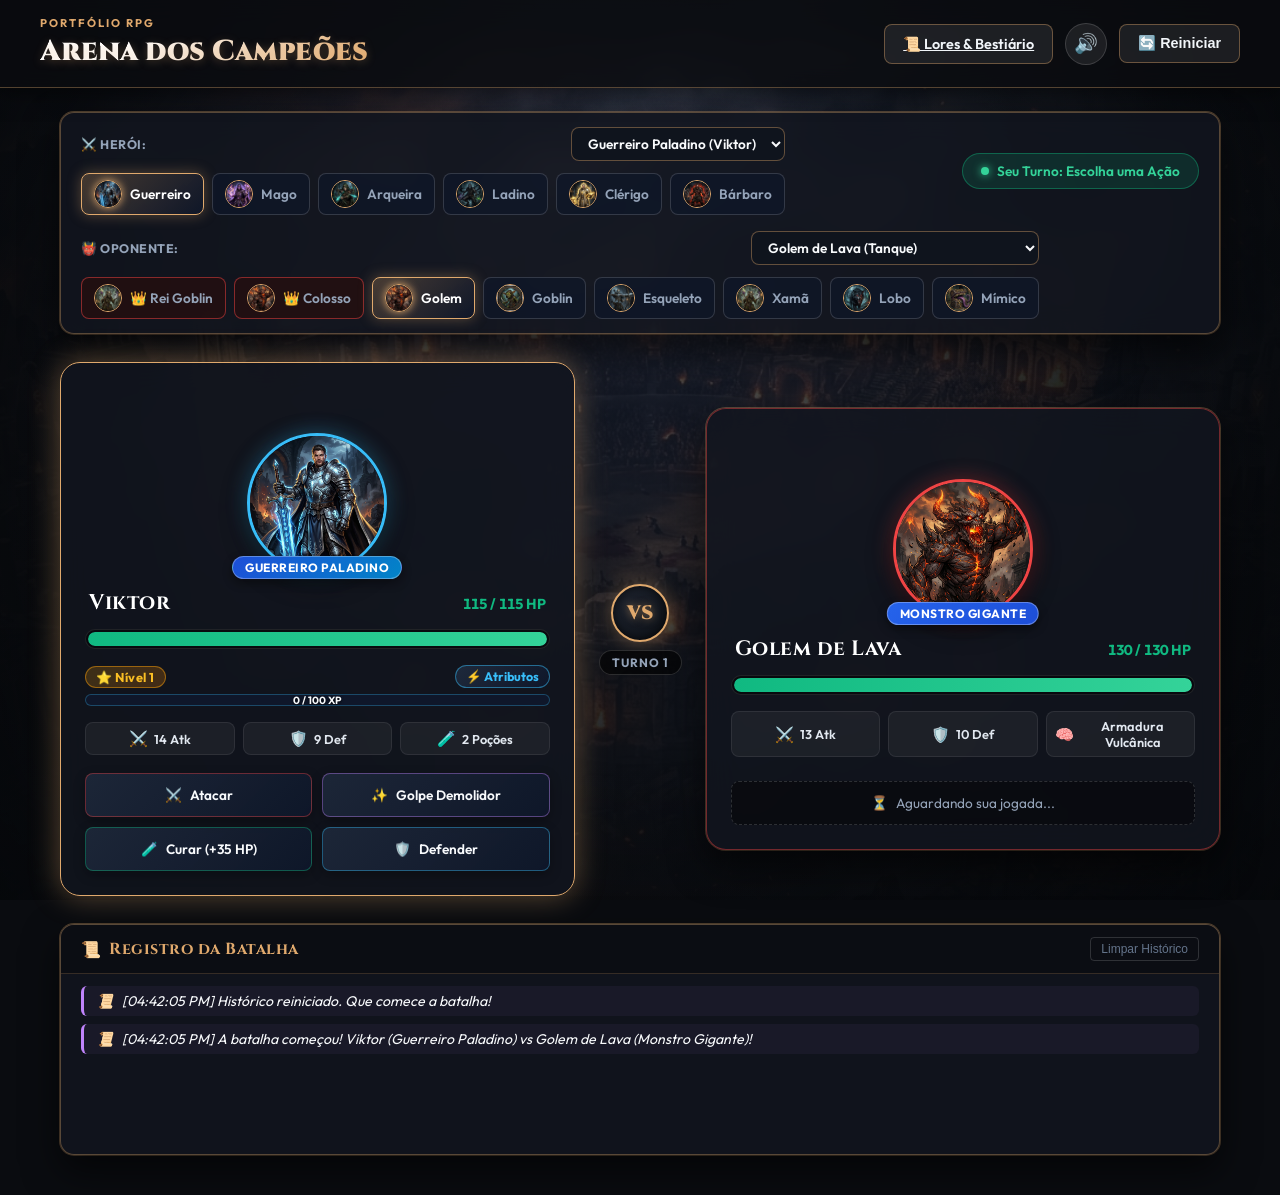
<file: index.html>
<!DOCTYPE html>
<html lang="pt-BR">

<head>
    <meta charset="UTF-8">
    <meta name="viewport" content="width=device-width, initial-scale=1.0">
    <title>RPG Battle Arena - Projeto Luta 2.0</title>
    <!-- Google Fonts: Cinzel para títulos épicos e Outfit para UI limpa -->
    <link rel="preconnect" href="https://fonts.googleapis.com">
    <link rel="preconnect" href="https://fonts.gstatic.com" crossorigin>
    <link href="https://fonts.googleapis.com/css2?family=Cinzel:wght@600;700;900&family=Outfit:wght@400;500;600;700&display=swap" rel="stylesheet">
    <link rel="stylesheet" href="assets/css/style.css">
</head>

<body>
    <div class="background-overlay"></div>

    <header class="game-header">
        <div class="header-content">
            <div class="logo-area">
                <span class="game-badge">PORTFÓLIO RPG</span>
                <h1 class="game-title">Arena dos Campeões</h1>
            </div>
            <div class="header-actions">
                <a href="lore.html" class="btn-secondary lore-nav-btn" title="Ver Histórias e Atributos de Todos os Personagens">
                    📜 Lores & Bestiário
                </a>
                <button id="soundToggle" class="btn-icon" title="Alternar Som" aria-label="Alternar Som">
                    <span class="sound-icon">🔊</span>
                </button>
                <button id="resetBattleBtn" class="btn-secondary" title="Reiniciar Partida">
                    🔄 Reiniciar
                </button>
            </div>
        </div>
    </header>

    <main class="game-container">
        <!-- Barra de Configuração / Seleção Rápida com Miniaturas -->
        <section class="selection-panel">
            <div class="selection-column">
                <div class="selection-title-row">
                    <span class="selection-label">⚔️ Herói:</span>
                    <select id="heroSelect" class="custom-select-styled">
                        <option value="knight" selected>Guerreiro Paladino (Viktor)</option>
                        <option value="sorcerer">Mago Arcano (Viktor)</option>
                        <option value="archer">Arqueira Caçadora (Lyra)</option>
                        <option value="rogue">Ladino Assassino (Sombra)</option>
                        <option value="cleric">Clérigo Sagrado (Ildor)</option>
                        <option value="berserker">Bárbaro Berserker (Krag)</option>
                    </select>
                </div>
                <div class="character-picker" id="heroPicker">
                    <button type="button" class="picker-btn active" data-value="knight" title="Guerreiro Paladino">
                        <img src="assets/images/knight.jpg" alt="Guerreiro" class="picker-thumb">
                        <span class="picker-name">Guerreiro</span>
                    </button>
                    <button type="button" class="picker-btn" data-value="sorcerer" title="Mago Arcano">
                        <img src="assets/images/sorcerer.jpg" alt="Mago" class="picker-thumb">
                        <span class="picker-name">Mago</span>
                    </button>
                    <button type="button" class="picker-btn" data-value="archer" title="Arqueira Caçadora">
                        <img src="assets/images/archer.jpg" alt="Arqueira" class="picker-thumb">
                        <span class="picker-name">Arqueira</span>
                    </button>
                    <button type="button" class="picker-btn" data-value="rogue" title="Ladino Assassino">
                        <img src="assets/images/rogue.jpg" alt="Ladino" class="picker-thumb">
                        <span class="picker-name">Ladino</span>
                    </button>
                    <button type="button" class="picker-btn" data-value="cleric" title="Clérigo Sagrado">
                        <img src="assets/images/cleric.jpg" alt="Clérigo" class="picker-thumb">
                        <span class="picker-name">Clérigo</span>
                    </button>
                    <button type="button" class="picker-btn" data-value="berserker" title="Bárbaro Berserker">
                        <img src="assets/images/berserker.jpg" alt="Bárbaro" class="picker-thumb">
                        <span class="picker-name">Bárbaro</span>
                    </button>
                </div>
            </div>

            <div class="turn-indicator" id="turnIndicator">
                <span class="turn-dot"></span>
                <span class="turn-text">Seu Turno: Escolha uma Ação</span>
            </div>

            <div class="selection-column">
                <div class="selection-title-row">
                    <span class="selection-label">👹 Oponente:</span>
                    <select id="monsterSelect" class="custom-select-styled">
                        <optgroup label="👑 Chefes Supremos (Bosses)">
                            <option value="goblinKing">👑 Rei dos Goblins (Fumaça & Horda)</option>
                            <option value="ancientColossus">👑 Colosso Ancestral (Terremoto)</option>
                        </optgroup>
                        <optgroup label="Inimigos Comuns">
                            <option value="bigMonster" selected>Golem de Lava (Tanque)</option>
                            <option value="littleMonster">Goblin Ladrão (Esquivo)</option>
                            <option value="skeletonArcher">Esqueleto Arqueiro (Distância)</option>
                            <option value="goblinShaman">Xamã Goblin (Cura & Hex)</option>
                            <option value="wildWolf">Lobo da Noite (Sangramento)</option>
                            <option value="mimic">Mímico Devorador (Emboscada)</option>
                        </optgroup>
                    </select>
                </div>
                <div class="character-picker" id="monsterPicker">
                    <button type="button" class="picker-btn boss-picker-btn" data-value="goblinKing" title="👑 Rei dos Goblins (Chefe)">
                        <img src="assets/images/goblin_king.jpg" alt="Rei dos Goblins" class="picker-thumb">
                        <span class="picker-name">👑 Rei Goblin</span>
                    </button>
                    <button type="button" class="picker-btn boss-picker-btn" data-value="ancientColossus" title="👑 Colosso Ancestral (Chefe Titânico)">
                        <img src="assets/images/ancient_colossus.jpg" alt="Colosso Ancestral" class="picker-thumb">
                        <span class="picker-name">👑 Colosso</span>
                    </button>
                    <button type="button" class="picker-btn active" data-value="bigMonster" title="Golem de Lava">
                        <img src="assets/images/big_monster.jpg" alt="Golem de Lava" class="picker-thumb">
                        <span class="picker-name">Golem</span>
                    </button>
                    <button type="button" class="picker-btn" data-value="littleMonster" title="Goblin Ladrão">
                        <img src="assets/images/little_monster.jpg" alt="Goblin Ladrão" class="picker-thumb">
                        <span class="picker-name">Goblin</span>
                    </button>
                    <button type="button" class="picker-btn" data-value="skeletonArcher" title="Esqueleto Arqueiro">
                        <img src="assets/images/skeleton_archer.jpg" alt="Esqueleto" class="picker-thumb">
                        <span class="picker-name">Esqueleto</span>
                    </button>
                    <button type="button" class="picker-btn" data-value="goblinShaman" title="Xamã Goblin">
                        <img src="assets/images/goblin_shaman.jpg" alt="Xamã" class="picker-thumb">
                        <span class="picker-name">Xamã</span>
                    </button>
                    <button type="button" class="picker-btn" data-value="wildWolf" title="Lobo da Noite">
                        <img src="assets/images/wild_wolf.jpg" alt="Lobo" class="picker-thumb">
                        <span class="picker-name">Lobo</span>
                    </button>
                    <button type="button" class="picker-btn" data-value="mimic" title="Mímico Baú Falso">
                        <img src="assets/images/mimic.jpg" alt="Mímico" class="picker-thumb">
                        <span class="picker-name">Mímico</span>
                    </button>
                </div>
            </div>
        </section>

        <!-- Arena de Luta Principal -->
        <section class="fightarea" id="fightArena">
            <!-- Card do Herói -->
            <article id="char" class="fighter-card hero-card">
                <div class="card-glow"></div>
                <div class="floating-damage-container" id="charDamageContainer"></div>
                <div class="status-effects-bar" id="charStatusBar" aria-label="Efeitos de Estado Ativos"></div>
                
                <div class="avatar-wrapper">
                    <img id="charAvatar" src="assets/images/knight.jpg" alt="Avatar do Herói" class="fighter-avatar">
                    <span class="class-tag" id="charClassTag">Cavaleiro</span>
                </div>

                <div class="fighter-info">
                    <div class="name-status">
                        <strong class="name" id="charName">Viktor</strong>
                        <span class="hp-numeric" id="charHpText">100 / 100 HP</span>
                    </div>

                    <div class="lifebar-wrapper">
                        <div class="lifebar">
                            <div class="bar" style="width: 100%;"></div>
                        </div>
                    </div>

                    <!-- Barra de Progressão de Nível & XP do Herói -->
                    <div class="hero-progression-panel">
                        <div class="level-indicator-row">
                            <span class="level-badge" id="heroLevelBadge">⭐ Nível 1</span>
                            <button type="button" class="btn-attributes" id="btnOpenAttributes" title="Distribuir Pontos de Atributos">
                                ⚡ Atributos
                                <span class="points-badge" id="pointsBadge" style="display:none">+0 pts</span>
                            </button>
                        </div>
                        <div class="xp-bar-wrapper" title="Progresso para o próximo nível">
                            <div class="xp-bar" id="heroXpBar" style="width: 0%;"></div>
                            <span class="xp-bar-text" id="heroXpText">0 / 100 XP</span>
                        </div>
                    </div>

                    <div class="attributes-grid">
                        <div class="attr-pill" title="Poder de Ataque">
                            <span class="attr-icon">⚔️</span>
                            <span class="attr-val" id="charAtk">10 Atk</span>
                        </div>
                        <div class="attr-pill" title="Defesa / Absorção">
                            <span class="attr-icon">🛡️</span>
                            <span class="attr-val" id="charDef">8 Def</span>
                        </div>
                        <div class="attr-pill" title="Poções Restantes">
                            <span class="attr-icon">🧪</span>
                            <span class="attr-val" id="charPotions">2 Poções</span>
                        </div>
                    </div>
                </div>

                <!-- Painel de Habilidades e Comandos do Jogador -->
                <div class="actions-panel" id="playerActions">
                    <button class="action-btn attackButton" id="btnAttack">
                        <span class="btn-icon-symbol">⚔️</span>
                        <span class="btn-label">Atacar</span>
                    </button>
                    <button class="action-btn specialButton" id="btnSpecial">
                        <span class="btn-icon-symbol">✨</span>
                        <span class="btn-label" id="specialSkillName">Golpe Pesado</span>
                    </button>
                    <button class="action-btn healButton" id="btnHeal">
                        <span class="btn-icon-symbol">🧪</span>
                        <span class="btn-label">Curar (+35 HP)</span>
                    </button>
                    <button class="action-btn defendButton" id="btnDefend">
                        <span class="btn-icon-symbol">🛡️</span>
                        <span class="btn-label">Defender</span>
                    </button>
                </div>
            </article>

            <!-- Divisor VS Central -->
            <div class="vs-divider">
                <div class="vs-circle">VS</div>
                <div class="round-counter" id="roundCounter">Turno 1</div>
            </div>

            <!-- Card do Monstro / Adversário -->
            <article id="monster" class="fighter-card monster-card">
                <div class="card-glow"></div>
                <div class="floating-damage-container" id="monsterDamageContainer"></div>
                <div class="status-effects-bar" id="monsterStatusBar" aria-label="Efeitos de Estado do Inimigo"></div>

                <div class="avatar-wrapper">
                    <img id="monsterAvatar" src="assets/images/big_monster.jpg" alt="Avatar do Monstro" class="fighter-avatar">
                    <span class="class-tag danger-tag" id="monsterClassTag">Chefe</span>
                </div>

                <div class="fighter-info">
                    <div class="name-status">
                        <strong class="name" id="monsterName">Big Monster</strong>
                        <span class="hp-numeric" id="monsterHpText">90 / 90 HP</span>
                    </div>

                    <div class="lifebar-wrapper">
                        <div class="lifebar">
                            <div class="bar monster-bar" style="width: 100%;"></div>
                        </div>
                    </div>

                    <div class="attributes-grid">
                        <div class="attr-pill" title="Poder de Ataque">
                            <span class="attr-icon">⚔️</span>
                            <span class="attr-val" id="monsterAtk">9 Atk</span>
                        </div>
                        <div class="attr-pill" title="Defesa / Absorção">
                            <span class="attr-icon">🛡️</span>
                            <span class="attr-val" id="monsterDef">10 Def</span>
                        </div>
                        <div class="attr-pill" title="Comportamento da IA">
                            <span class="attr-icon">🧠</span>
                            <span class="attr-val" id="monsterBehavior">Agressivo</span>
                        </div>
                    </div>
                </div>

                <!-- Status de Ação do Inimigo -->
                <div class="enemy-status-box" id="enemyStatus">
                    <span class="enemy-status-icon">⏳</span>
                    <span class="enemy-status-text">Aguardando sua jogada...</span>
                </div>
            </article>
        </section>

        <!-- Log de Batalha Estilizado -->
        <section class="log-section">
            <div class="log-header">
                <div class="log-title">
                    <span class="log-icon">📜</span>
                    <h3>Registro da Batalha</h3>
                </div>
                <button class="clear-log-btn" id="clearLogBtn" title="Limpar Histórico">Limpar Histórico</button>
            </div>
            <div class="log-wrapper">
                <ul class="log" id="combatLog">
                    <!-- Mensagens do combate serão inseridas aqui dinamicamente -->
                </ul>
            </div>
        </section>
    </main>

    <!-- Modal de Vitória ou Derrota -->
    <div class="modal-backdrop" id="gameModal">
        <div class="modal-card">
            <div class="modal-icon" id="modalIcon">🏆</div>
            <h2 class="modal-title" id="modalTitle">Vitória Épica!</h2>
            <p class="modal-desc" id="modalDesc">Você derrotou a criatura e triunfou na Arena dos Campeões!</p>
            <div class="modal-stats" id="modalStats">
                <!-- Estatísticas da batalha -->
            </div>
            <div class="modal-actions">
                <button id="modalPlayAgainBtn" class="btn-primary">Jogar Novamente</button>
            </div>
        </div>
    </div>

    <!-- Modal de Distribuição de Atributos do Herói -->
    <div class="modal-backdrop" id="attributeModal">
        <div class="modal-card attribute-modal-card">
            <div class="attr-modal-header">
                <div class="modal-icon">⚡</div>
                <h2 class="modal-title" id="attrModalHeroName">Aprimorar Atributos</h2>
                <p class="modal-desc">
                    Distribua os pontos recebidos ao subir de nível para moldar os pontos fortes do seu herói.
                </p>
                <div class="points-available-box">
                    Pontos Disponíveis: <strong id="attrPointsAvailable">0</strong>
                </div>
            </div>

            <div class="attributes-alloc-list">
                <div class="attr-alloc-item">
                    <div class="attr-alloc-info">
                        <span class="attr-alloc-icon">⚔️</span>
                        <div>
                            <strong>Força (Ataque Físico)</strong>
                            <small>+1 de Dano por ponto investido</small>
                        </div>
                    </div>
                    <div class="attr-alloc-controls">
                        <span class="attr-current-val" id="valStr">+0</span>
                        <button type="button" class="btn-add-stat" data-stat="str" title="Adicionar Ponto de Força">+</button>
                    </div>
                </div>

                <div class="attr-alloc-item">
                    <div class="attr-alloc-info">
                        <span class="attr-alloc-icon">🛡️</span>
                        <div>
                            <strong>Defesa (Armadura)</strong>
                            <small>+1 de Redução de Dano por ponto</small>
                        </div>
                    </div>
                    <div class="attr-alloc-controls">
                        <span class="attr-current-val" id="valDef">+0</span>
                        <button type="button" class="btn-add-stat" data-stat="def" title="Adicionar Ponto de Defesa">+</button>
                    </div>
                </div>

                <div class="attr-alloc-item">
                    <div class="attr-alloc-info">
                        <span class="attr-alloc-icon">💚</span>
                        <div>
                            <strong>Vitalidade (Vida Máxima)</strong>
                            <small>+8 de HP Máximo por ponto</small>
                        </div>
                    </div>
                    <div class="attr-alloc-controls">
                        <span class="attr-current-val" id="valVit">+0</span>
                        <button type="button" class="btn-add-stat" data-stat="vit" title="Adicionar Ponto de Vitalidade">+</button>
                    </div>
                </div>

                <div class="attr-alloc-item">
                    <div class="attr-alloc-info">
                        <span class="attr-alloc-icon">🎯</span>
                        <div>
                            <strong>Agilidade (Crítico & Esquiva)</strong>
                            <small>+2% de Chance de Crítico e +2% de Esquiva</small>
                        </div>
                    </div>
                    <div class="attr-alloc-controls">
                        <span class="attr-current-val" id="valAgi">+0</span>
                        <button type="button" class="btn-add-stat" data-stat="agi" title="Adicionar Ponto de Agilidade">+</button>
                    </div>
                </div>
            </div>

            <div class="modal-footer-actions">
                <button type="button" class="btn-secondary" id="btnResetAttributes" title="Devolve todos os pontos já distribuídos deste herói">
                    🔄 Redistribuir
                </button>
                <button type="button" class="btn-primary" id="btnCloseAttributes">
                    Confirmar & Fechar
                </button>
            </div>
        </div>
    </div>

    <!-- Scripts do Jogo -->
    <script src="assets/js/functions.js"></script>
    <script src="assets/js/script.js"></script>
</body>

</html>
</file>
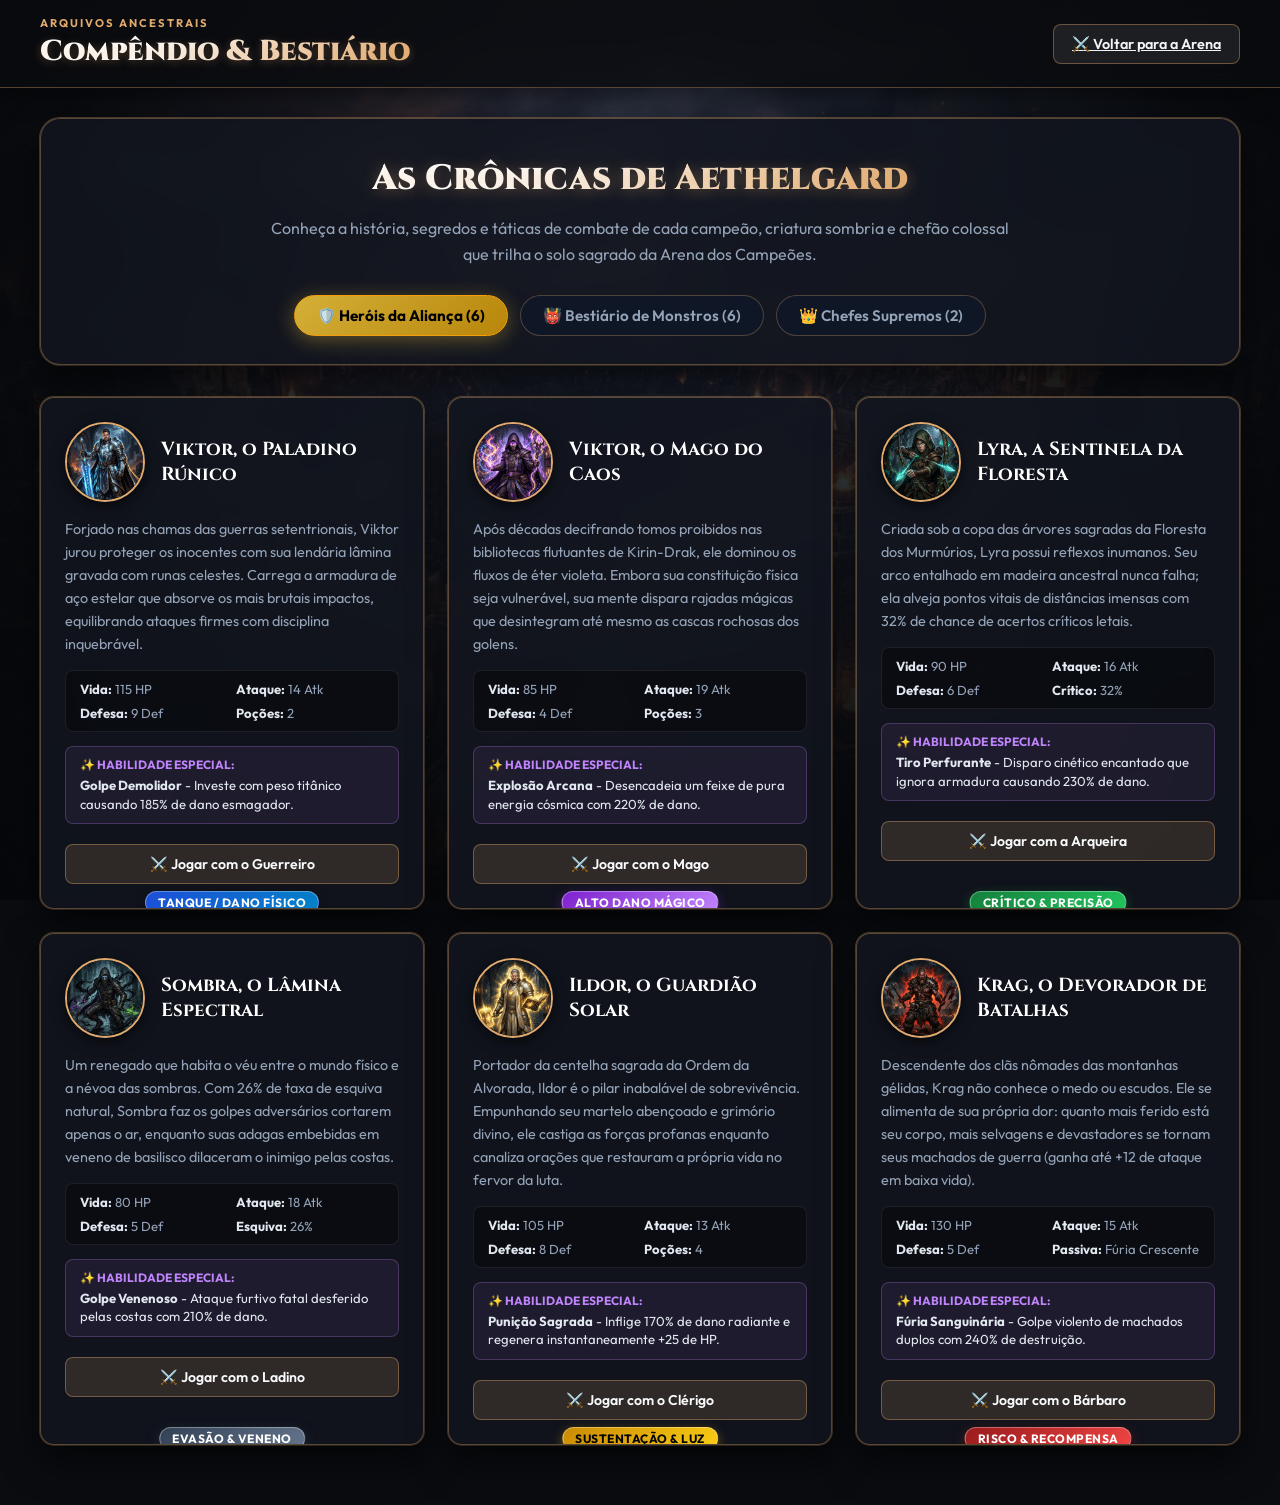
<file: lore.html>
<!DOCTYPE html>
<html lang="pt-BR">

<head>
    <meta charset="UTF-8">
    <meta name="viewport" content="width=device-width, initial-scale=1.0">
    <title>Crônicas da Arena - Lores e Bestiário dos Personagens</title>
    <!-- Google Fonts -->
    <link rel="preconnect" href="https://fonts.googleapis.com">
    <link rel="preconnect" href="https://fonts.gstatic.com" crossorigin>
    <link href="https://fonts.googleapis.com/css2?family=Cinzel:wght@600;700;900&family=Outfit:wght@400;500;600;700&display=swap" rel="stylesheet">
    <link rel="stylesheet" href="assets/css/style.css">
    <link rel="stylesheet" href="assets/css/lore.css">
</head>

<body class="lore-page">
    <div class="background-overlay"></div>

    <header class="game-header">
        <div class="header-content">
            <div class="logo-area">
                <span class="game-badge">ARQUIVOS ANCESTRAIS</span>
                <h1 class="game-title">Compêndio & Bestiário</h1>
            </div>
            <div class="header-actions">
                <a href="index.html" class="btn-secondary" title="Retornar para o Combate">
                    ⚔️ Voltar para a Arena
                </a>
            </div>
        </div>
    </header>

    <main class="lore-container">
        <!-- Banner Introdutório -->
        <section class="lore-hero">
            <h2 class="lore-heading">As Crônicas de Aethelgard</h2>
            <p class="lore-subheading">
                Conheça a história, segredos e táticas de combate de cada campeão, criatura sombria e chefão colossal que trilha o solo sagrado da Arena dos Campeões.
            </p>
            
            <!-- Abas de Navegação -->
            <div class="lore-tabs">
                <button class="lore-tab-btn active" data-category="heroes">
                    🛡️ Heróis da Aliança (6)
                </button>
                <button class="lore-tab-btn" data-category="monsters">
                    👹 Bestiário de Monstros (6)
                </button>
                <button class="lore-tab-btn" data-category="bosses">
                    👑 Chefes Supremos (2)
                </button>
            </div>
        </section>

        <!-- Seção: HERÓIS DA ALIANÇA -->
        <section class="lore-section active" id="sec-heroes">
            <div class="lore-grid">
                <!-- 1. Guerreiro -->
                <article class="lore-card theme-knight">
                    <div class="lore-card-header">
                        <img src="assets/images/knight.jpg" alt="Cavaleiro Paladino" class="lore-avatar">
                        <div class="lore-title-group">
                            <span class="class-tag knight">Tanque / Dano Físico</span>
                            <h3 class="lore-char-name">Viktor, o Paladino Rúnico</h3>
                        </div>
                    </div>
                    <div class="lore-body">
                        <p class="lore-text">
                            Forjado nas chamas das guerras setentrionais, Viktor jurou proteger os inocentes com sua lendária lâmina gravada com runas celestes. Carrega a armadura de aço estelar que absorve os mais brutais impactos, equilibrando ataques firmes com disciplina inquebrável.
                        </p>
                        <div class="lore-stats-box">
                            <div class="lore-stat"><strong>Vida:</strong> 115 HP</div>
                            <div class="lore-stat"><strong>Ataque:</strong> 14 Atk</div>
                            <div class="lore-stat"><strong>Defesa:</strong> 9 Def</div>
                            <div class="lore-stat"><strong>Poções:</strong> 2</div>
                        </div>
                        <div class="lore-skill-box">
                            <span class="skill-label">✨ Habilidade Especial:</span>
                            <strong>Golpe Demolidor</strong> - Investe com peso titânico causando 185% de dano esmagador.
                        </div>
                        <a href="index.html?hero=knight" class="btn-play-character">⚔️ Jogar com o Guerreiro</a>
                    </div>
                </article>

                <!-- 2. Mago Arcano -->
                <article class="lore-card theme-sorcerer">
                    <div class="lore-card-header">
                        <img src="assets/images/sorcerer.jpg" alt="Mago Arcano" class="lore-avatar">
                        <div class="lore-title-group">
                            <span class="class-tag sorcerer">Alto Dano Mágico</span>
                            <h3 class="lore-char-name">Viktor, o Mago do Caos</h3>
                        </div>
                    </div>
                    <div class="lore-body">
                        <p class="lore-text">
                            Após décadas decifrando tomos proibidos nas bibliotecas flutuantes de Kirin-Drak, ele dominou os fluxos de éter violeta. Embora sua constituição física seja vulnerável, sua mente dispara rajadas mágicas que desintegram até mesmo as cascas rochosas dos golens.
                        </p>
                        <div class="lore-stats-box">
                            <div class="lore-stat"><strong>Vida:</strong> 85 HP</div>
                            <div class="lore-stat"><strong>Ataque:</strong> 19 Atk</div>
                            <div class="lore-stat"><strong>Defesa:</strong> 4 Def</div>
                            <div class="lore-stat"><strong>Poções:</strong> 3</div>
                        </div>
                        <div class="lore-skill-box">
                            <span class="skill-label">✨ Habilidade Especial:</span>
                            <strong>Explosão Arcana</strong> - Desencadeia um feixe de pura energia cósmica com 220% de dano.
                        </div>
                        <a href="index.html?hero=sorcerer" class="btn-play-character">⚔️ Jogar com o Mago</a>
                    </div>
                </article>

                <!-- 3. Arqueira -->
                <article class="lore-card theme-archer">
                    <div class="lore-card-header">
                        <img src="assets/images/archer.jpg" alt="Arqueira Caçadora" class="lore-avatar">
                        <div class="lore-title-group">
                            <span class="class-tag archer">Crítico & Precisão</span>
                            <h3 class="lore-char-name">Lyra, a Sentinela da Floresta</h3>
                        </div>
                    </div>
                    <div class="lore-body">
                        <p class="lore-text">
                            Criada sob a copa das árvores sagradas da Floresta dos Murmúrios, Lyra possui reflexos inumanos. Seu arco entalhado em madeira ancestral nunca falha; ela alveja pontos vitais de distâncias imensas com 32% de chance de acertos críticos letais.
                        </p>
                        <div class="lore-stats-box">
                            <div class="lore-stat"><strong>Vida:</strong> 90 HP</div>
                            <div class="lore-stat"><strong>Ataque:</strong> 16 Atk</div>
                            <div class="lore-stat"><strong>Defesa:</strong> 6 Def</div>
                            <div class="lore-stat"><strong>Crítico:</strong> 32%</div>
                        </div>
                        <div class="lore-skill-box">
                            <span class="skill-label">✨ Habilidade Especial:</span>
                            <strong>Tiro Perfurante</strong> - Disparo cinético encantado que ignora armadura causando 230% de dano.
                        </div>
                        <a href="index.html?hero=archer" class="btn-play-character">⚔️ Jogar com a Arqueira</a>
                    </div>
                </article>

                <!-- 4. Ladino -->
                <article class="lore-card theme-rogue">
                    <div class="lore-card-header">
                        <img src="assets/images/rogue.jpg" alt="Ladino Assassino" class="lore-avatar">
                        <div class="lore-title-group">
                            <span class="class-tag rogue">Evasão & Veneno</span>
                            <h3 class="lore-char-name">Sombra, o Lâmina Espectral</h3>
                        </div>
                    </div>
                    <div class="lore-body">
                        <p class="lore-text">
                            Um renegado que habita o véu entre o mundo físico e a névoa das sombras. Com 26% de taxa de esquiva natural, Sombra faz os golpes adversários cortarem apenas o ar, enquanto suas adagas embebidas em veneno de basilisco dilaceram o inimigo pelas costas.
                        </p>
                        <div class="lore-stats-box">
                            <div class="lore-stat"><strong>Vida:</strong> 80 HP</div>
                            <div class="lore-stat"><strong>Ataque:</strong> 18 Atk</div>
                            <div class="lore-stat"><strong>Defesa:</strong> 5 Def</div>
                            <div class="lore-stat"><strong>Esquiva:</strong> 26%</div>
                        </div>
                        <div class="lore-skill-box">
                            <span class="skill-label">✨ Habilidade Especial:</span>
                            <strong>Golpe Venenoso</strong> - Ataque furtivo fatal desferido pelas costas com 210% de dano.
                        </div>
                        <a href="index.html?hero=rogue" class="btn-play-character">⚔️ Jogar com o Ladino</a>
                    </div>
                </article>

                <!-- 5. Clérigo -->
                <article class="lore-card theme-cleric">
                    <div class="lore-card-header">
                        <img src="assets/images/cleric.jpg" alt="Clérigo Sagrado" class="lore-avatar">
                        <div class="lore-title-group">
                            <span class="class-tag cleric">Sustentação & Luz</span>
                            <h3 class="lore-char-name">Ildor, o Guardião Solar</h3>
                        </div>
                    </div>
                    <div class="lore-body">
                        <p class="lore-text">
                            Portador da centelha sagrada da Ordem da Alvorada, Ildor é o pilar inabalável de sobrevivência. Empunhando seu martelo abençoado e grimório divino, ele castiga as forças profanas enquanto canaliza orações que restauram a própria vida no fervor da luta.
                        </p>
                        <div class="lore-stats-box">
                            <div class="lore-stat"><strong>Vida:</strong> 105 HP</div>
                            <div class="lore-stat"><strong>Ataque:</strong> 13 Atk</div>
                            <div class="lore-stat"><strong>Defesa:</strong> 8 Def</div>
                            <div class="lore-stat"><strong>Poções:</strong> 4</div>
                        </div>
                        <div class="lore-skill-box">
                            <span class="skill-label">✨ Habilidade Especial:</span>
                            <strong>Punição Sagrada</strong> - Inflige 170% de dano radiante e regenera instantaneamente +25 de HP.
                        </div>
                        <a href="index.html?hero=cleric" class="btn-play-character">⚔️ Jogar com o Clérigo</a>
                    </div>
                </article>

                <!-- 6. Bárbaro -->
                <article class="lore-card theme-berserker">
                    <div class="lore-card-header">
                        <img src="assets/images/berserker.jpg" alt="Bárbaro Berserker" class="lore-avatar">
                        <div class="lore-title-group">
                            <span class="class-tag berserker">Risco & Recompensa</span>
                            <h3 class="lore-char-name">Krag, o Devorador de Batalhas</h3>
                        </div>
                    </div>
                    <div class="lore-body">
                        <p class="lore-text">
                            Descendente dos clãs nômades das montanhas gélidas, Krag não conhece o medo ou escudos. Ele se alimenta de sua própria dor: quanto mais ferido está seu corpo, mais selvagens e devastadores se tornam seus machados de guerra (ganha até +12 de ataque em baixa vida).
                        </p>
                        <div class="lore-stats-box">
                            <div class="lore-stat"><strong>Vida:</strong> 130 HP</div>
                            <div class="lore-stat"><strong>Ataque:</strong> 15 Atk</div>
                            <div class="lore-stat"><strong>Defesa:</strong> 5 Def</div>
                            <div class="lore-stat"><strong>Passiva:</strong> Fúria Crescente</div>
                        </div>
                        <div class="lore-skill-box">
                            <span class="skill-label">✨ Habilidade Especial:</span>
                            <strong>Fúria Sanguinária</strong> - Golpe violento de machados duplos com 240% de destruição.
                        </div>
                        <a href="index.html?hero=berserker" class="btn-play-character">⚔️ Jogar com o Bárbaro</a>
                    </div>
                </article>
            </div>
        </section>

        <!-- Seção: BESTIÁRIO DE MONSTROS -->
        <section class="lore-section" id="sec-monsters">
            <div class="lore-grid">
                <!-- 1. Goblin Ladrão -->
                <article class="lore-card theme-goblin">
                    <div class="lore-card-header">
                        <img src="assets/images/little_monster.jpg" alt="Goblin Ladrão" class="lore-avatar">
                        <div class="lore-title-group">
                            <span class="class-tag little-monster">Ladino Ágil</span>
                            <h3 class="lore-char-name">Goblin Ladrão</h3>
                        </div>
                    </div>
                    <div class="lore-body">
                        <p class="lore-text">
                            Criaturas pestilentas que habitam as catacumbas sob a arena. Conhecidos por seus passos silenciosos e adagas envenenadas, eles preferem atacar em momentos de distração e esquivar de contra-ataques pesados.
                        </p>
                        <div class="lore-stats-box">
                            <div class="lore-stat"><strong>Vida:</strong> 55 HP</div>
                            <div class="lore-stat"><strong>Ataque:</strong> 9 Atk</div>
                            <div class="lore-stat"><strong>Defesa:</strong> 4 Def</div>
                            <div class="lore-stat"><strong>Estilo:</strong> Esquivo</div>
                        </div>
                        <a href="index.html?monster=littleMonster" class="btn-play-character">👹 Batalhar contra este Inimigo</a>
                    </div>
                </article>

                <!-- 2. Esqueleto Arqueiro -->
                <article class="lore-card theme-skeleton">
                    <div class="lore-card-header">
                        <img src="assets/images/skeleton_archer.jpg" alt="Esqueleto Arqueiro" class="lore-avatar">
                        <div class="lore-title-group">
                            <span class="class-tag skeleton-archer">Morto-Vivo Retaguarda</span>
                            <h3 class="lore-char-name">Esqueleto Arqueiro</h3>
                        </div>
                    </div>
                    <div class="lore-body">
                        <p class="lore-text">
                            Restos mortais de antigos soldados reanimados por magia necromântica profana. Posicionado na retaguarda, dispara flechas ósseas contínuas que furam cotas de malha, exigindo eliminação rápida antes que sangre o herói.
                        </p>
                        <div class="lore-stats-box">
                            <div class="lore-stat"><strong>Vida:</strong> 65 HP</div>
                            <div class="lore-stat"><strong>Ataque:</strong> 12 Atk</div>
                            <div class="lore-stat"><strong>Defesa:</strong> 3 Def</div>
                            <div class="lore-stat"><strong>Estilo:</strong> À Distância</div>
                        </div>
                        <a href="index.html?monster=skeletonArcher" class="btn-play-character">👹 Batalhar contra este Inimigo</a>
                    </div>
                </article>

                <!-- 3. Xamã Goblin -->
                <article class="lore-card theme-shaman">
                    <div class="lore-card-header">
                        <img src="assets/images/goblin_shaman.jpg" alt="Xamã Goblin" class="lore-avatar">
                        <div class="lore-title-group">
                            <span class="class-tag goblin-shaman">Conjurador Suporte</span>
                            <h3 class="lore-char-name">Xamã Goblin</h3>
                        </div>
                    </div>
                    <div class="lore-body">
                        <p class="lore-text">
                            O líder espiritual dos clãs de goblins. Carrega um cajado cerimonial adornado com crânios e penas, entoando cânticos profanos capazes de curar a si próprio durante o combate e lançar maldições venenosas.
                        </p>
                        <div class="lore-stats-box">
                            <div class="lore-stat"><strong>Vida:</strong> 75 HP</div>
                            <div class="lore-stat"><strong>Ataque:</strong> 11 Atk</div>
                            <div class="lore-stat"><strong>Defesa:</strong> 5 Def</div>
                            <div class="lore-stat"><strong>Habilidade:</strong> Autocura Arcana</div>
                        </div>
                        <a href="index.html?monster=goblinShaman" class="btn-play-character">👹 Batalhar contra este Inimigo</a>
                    </div>
                </article>

                <!-- 4. Lobo Selvagem -->
                <article class="lore-card theme-wolf">
                    <div class="lore-card-header">
                        <img src="assets/images/wild_wolf.jpg" alt="Lobo Selvagem" class="lore-avatar">
                        <div class="lore-title-group">
                            <span class="class-tag wild-wolf">Fera Sombria</span>
                            <h3 class="lore-char-name">Lobo da Noite</h3>
                        </div>
                    </div>
                    <div class="lore-body">
                        <p class="lore-text">
                            Predador alfa corrompido pela névoa da arena. Com presas gotejando sangue e olhos incandescentes, ataca em surtos de velocidade vertiginosa, arrancando pedaços com mordidas rasgantes difíceis de bloquear.
                        </p>
                        <div class="lore-stats-box">
                            <div class="lore-stat"><strong>Vida:</strong> 70 HP</div>
                            <div class="lore-stat"><strong>Ataque:</strong> 14 Atk</div>
                            <div class="lore-stat"><strong>Defesa:</strong> 4 Def</div>
                            <div class="lore-stat"><strong>Estilo:</strong> Agressivo</div>
                        </div>
                        <a href="index.html?monster=wildWolf" class="btn-play-character">👹 Batalhar contra este Inimigo</a>
                    </div>
                </article>

                <!-- 5. Mímico -->
                <article class="lore-card theme-mimic">
                    <div class="lore-card-header">
                        <img src="assets/images/mimic.jpg" alt="Mímico Baú Falso" class="lore-avatar">
                        <div class="lore-title-group">
                            <span class="class-tag mimic">Armadilha Mortal</span>
                            <h3 class="lore-char-name">Mímico Devorador</h3>
                        </div>
                    </div>
                    <div class="lore-body">
                        <p class="lore-text">
                            Disfarçado astutamente como um baú de tesouro cravejado de moedas douradas, esse monstro aberrante revela dentes pontiagudos e língua chicoteante quando o aventureiro se aproxima, aplicando mordidas esmagadoras.
                        </p>
                        <div class="lore-stats-box">
                            <div class="lore-stat"><strong>Vida:</strong> 90 HP</div>
                            <div class="lore-stat"><strong>Ataque:</strong> 15 Atk</div>
                            <div class="lore-stat"><strong>Defesa:</strong> 8 Def</div>
                            <div class="lore-stat"><strong>Estilo:</strong> Emboscada</div>
                        </div>
                        <a href="index.html?monster=mimic" class="btn-play-character">👹 Batalhar contra este Inimigo</a>
                    </div>
                </article>

                <!-- 6. Golem de Lava -->
                <article class="lore-card theme-golem">
                    <div class="lore-card-header">
                        <img src="assets/images/big_monster.jpg" alt="Golem de Lava" class="lore-avatar">
                        <div class="lore-title-group">
                            <span class="class-tag big-monster">Blindagem de Rocha</span>
                            <h3 class="lore-char-name">Golem de Lava</h3>
                        </div>
                    </div>
                    <div class="lore-body">
                        <p class="lore-text">
                            Uma montanha viva de magma resfriado e basalto vulcânico. Sua armadura impenetrável reduz a maioria dos golpes físicos a meras fagulhas, enquanto seus punhos incandescentes causam impactos sísmicos.
                        </p>
                        <div class="lore-stats-box">
                            <div class="lore-stat"><strong>Vida:</strong> 130 HP</div>
                            <div class="lore-stat"><strong>Ataque:</strong> 13 Atk</div>
                            <div class="lore-stat"><strong>Defesa:</strong> 10 Def</div>
                            <div class="lore-stat"><strong>Estilo:</strong> Tanque Incandescente</div>
                        </div>
                        <a href="index.html?monster=bigMonster" class="btn-play-character">👹 Batalhar contra este Inimigo</a>
                    </div>
                </article>
            </div>
        </section>

        <!-- Seção: CHEFES SUPREMOS (BOSSES) -->
        <section class="lore-section" id="sec-bosses">
            <div class="lore-grid">
                <!-- 1. Rei dos Goblins -->
                <article class="lore-card boss-card theme-boss-goblin">
                    <div class="boss-badge-ribbon">👑 CHEFÃO DA HORDA</div>
                    <div class="lore-card-header">
                        <img src="assets/images/goblin_king.jpg" alt="Rei dos Goblins" class="lore-avatar boss-avatar">
                        <div class="lore-title-group">
                            <span class="class-tag boss-badge">Chefe da Fase 1</span>
                            <h3 class="lore-char-name">Grob'Zal, o Rei dos Goblins</h3>
                        </div>
                    </div>
                    <div class="lore-body">
                        <p class="lore-text">
                            O tirânico monarca dos subterrâneos, sentado em um trono de ossos e tesouros saqueados de heróis caídos. Não luta com honra: joga bombas de fumaça sufocantes, ordena investidas coordenadas de seus asseclas e, na segunda fase do combate, empunha cetros flamejantes em fúria desenfreada.
                        </p>
                        <div class="lore-stats-box">
                            <div class="lore-stat"><strong>Vida:</strong> 180 HP</div>
                            <div class="lore-stat"><strong>Ataque:</strong> 16 Atk</div>
                            <div class="lore-stat"><strong>Defesa:</strong> 9 Def</div>
                            <div class="lore-stat"><strong>Mecânica:</strong> 2 Fases & Fumaça</div>
                        </div>
                        <div class="lore-skill-box boss-skill">
                            <span class="skill-label">👑 Habilidade de Chefe:</span>
                            <strong>Bomba de Fumaça & Emboscada</strong> - Ofusca a visão do jogador e desfere dano crítico de 210%.
                        </div>
                        <a href="index.html?monster=goblinKing" class="btn-play-character boss-btn">👑 Desafiar o Rei dos Goblins</a>
                    </div>
                </article>

                <!-- 2. Colosso Ancestral -->
                <article class="lore-card boss-card theme-boss-colossus">
                    <div class="boss-badge-ribbon">👑 TITÃ ANCESTRAL</div>
                    <div class="lore-card-header">
                        <img src="assets/images/ancient_colossus.jpg" alt="Colosso Ancestral" class="lore-avatar boss-avatar">
                        <div class="lore-title-group">
                            <span class="class-tag boss-badge">Chefe Supremo</span>
                            <h3 class="lore-char-name">O Colosso Corrompido</h3>
                        </div>
                    </div>
                    <div class="lore-body">
                        <p class="lore-text">
                            Despertado do sono milenar nas entranhas da terra por magias profanas. Este ser gigantesco de granito e runas sombrias possui 240 de HP e defesas monstruosas. Ele telegrafa ataques mortais de impacto no chão: se o herói não assumir a <strong>Postura Defensiva</strong> a tempo, o teto da arena desaba causando aniquilação imediata!
                        </p>
                        <div class="lore-stats-box">
                            <div class="lore-stat"><strong>Vida:</strong> 240 HP</div>
                            <div class="lore-stat"><strong>Ataque:</strong> 19 Atk</div>
                            <div class="lore-stat"><strong>Defesa:</strong> 14 Def</div>
                            <div class="lore-stat"><strong>Mecânica:</strong> Terremoto Telegrafado</div>
                        </div>
                        <div class="lore-skill-box boss-skill">
                            <span class="skill-label">👑 Habilidade de Chefe:</span>
                            <strong>Cataclismo de Rocha</strong> - Impacto sísmico devastador de 260% de dano. Exige uso de DEFESA!
                        </div>
                        <a href="index.html?monster=ancientColossus" class="btn-play-character boss-btn">👑 Enfrentar o Colosso Ancestral</a>
                    </div>
                </article>
            </div>
        </section>
    </main>

    <script>
        // Script simples de troca de abas na página de Lore
        document.querySelectorAll('.lore-tab-btn').forEach(btn => {
            btn.addEventListener('click', () => {
                document.querySelectorAll('.lore-tab-btn').forEach(b => b.classList.remove('active'));
                document.querySelectorAll('.lore-section').forEach(s => s.classList.remove('active'));

                btn.classList.add('active');
                const target = document.getElementById(`sec-${btn.dataset.category}`);
                if (target) target.classList.add('active');
            });
        });
    </script>
</body>

</html>
</file>
<file: assets/css/style.css>
/* ============================================================
   RPG BATTLE ARENA - ESTILOS VISUAIS MODERNOS E RESPONSIVOS
   Design Dark Fantasy com Glassmorphism e Micro-animações
   ============================================================ */

:root {
    --bg-dark: #0a0c10;
    --bg-card: rgba(18, 22, 31, 0.85);
    --bg-card-hover: rgba(26, 32, 44, 0.95);
    --border-gold: rgba(224, 169, 109, 0.35);
    --border-gold-bright: #e0a96d;
    --gold-glow: rgba(224, 169, 109, 0.25);
    --accent-blue: #38bdf8;
    --accent-purple: #c084fc;
    --accent-red: #ef4444;
    --accent-green: #10b981;
    --accent-amber: #f59e0b;
    --text-primary: #f8fafc;
    --text-secondary: #94a3b8;
    --text-muted: #64748b;
    --font-heading: 'Cinzel', serif;
    --font-body: 'Outfit', sans-serif;
    --radius-sm: 8px;
    --radius-md: 14px;
    --radius-lg: 20px;
    --shadow-card: 0 16px 36px rgba(0, 0, 0, 0.6), 0 0 0 1px var(--border-gold);
    --shadow-glow: 0 0 25px var(--gold-glow);
    --transition: all 0.25s cubic-bezier(0.4, 0, 0.2, 1);
}

* {
    margin: 0;
    padding: 0;
    box-sizing: border-box;
}

body {
    background-color: var(--bg-dark);
    font-family: var(--font-body);
    color: var(--text-primary);
    min-height: 100vh;
    display: flex;
    flex-direction: column;
    position: relative;
    overflow-x: hidden;
    background-image: radial-gradient(circle at 50% 20%, rgba(26, 34, 52, 0.7) 0%, rgba(10, 12, 16, 0.95) 75%), url('../images/arena_bg.jpg');
    background-size: cover;
    background-position: center;
    background-attachment: fixed;
}

/* Overlay sutil para garantir contraste do texto com o fundo */
.background-overlay {
    position: fixed;
    top: 0;
    left: 0;
    width: 100vw;
    height: 100vh;
    background: radial-gradient(circle at center, transparent 40%, rgba(5, 7, 10, 0.85) 100%);
    pointer-events: none;
    z-index: 0;
}

/* ============================================================
   HEADER & NAVEGAÇÃO
   ============================================================ */

.game-header {
    position: relative;
    z-index: 10;
    padding: 16px 24px;
    background: rgba(10, 12, 16, 0.8);
    backdrop-filter: blur(12px);
    border-bottom: 1px solid var(--border-gold);
    box-shadow: 0 4px 20px rgba(0, 0, 0, 0.5);
}

.header-content {
    max-width: 1200px;
    margin: 0 auto;
    display: flex;
    justify-content: space-between;
    align-items: center;
    flex-wrap: wrap;
    gap: 16px;
}

.logo-area {
    display: flex;
    flex-direction: column;
    gap: 2px;
}

.game-badge {
    font-size: 0.7rem;
    font-weight: 700;
    letter-spacing: 2px;
    color: var(--border-gold-bright);
    text-transform: uppercase;
}

.game-title {
    font-family: var(--font-heading);
    font-size: 1.8rem;
    font-weight: 900;
    background: linear-gradient(135deg, #fff 30%, #e0a96d 100%);
    -webkit-background-clip: text;
    -webkit-text-fill-color: transparent;
    text-shadow: 0 2px 10px rgba(224, 169, 109, 0.3);
}

.header-actions {
    display: flex;
    align-items: center;
    gap: 12px;
}

.btn-icon {
    background: rgba(255, 255, 255, 0.08);
    border: 1px solid rgba(255, 255, 255, 0.15);
    color: var(--text-primary);
    width: 42px;
    height: 42px;
    border-radius: 50%;
    cursor: pointer;
    display: flex;
    align-items: center;
    justify-content: center;
    font-size: 1.2rem;
    transition: var(--transition);
}

.btn-icon:hover {
    background: rgba(224, 169, 109, 0.2);
    border-color: var(--border-gold-bright);
    transform: scale(1.05);
}

.btn-secondary {
    background: rgba(255, 255, 255, 0.08);
    border: 1px solid rgba(224, 169, 109, 0.4);
    color: #f1f5f9;
    padding: 10px 18px;
    border-radius: var(--radius-sm);
    font-weight: 600;
    font-size: 0.9rem;
    cursor: pointer;
    display: flex;
    align-items: center;
    gap: 8px;
    transition: var(--transition);
}

.btn-secondary:hover {
    background: rgba(224, 169, 109, 0.25);
    border-color: var(--border-gold-bright);
    box-shadow: 0 0 15px rgba(224, 169, 109, 0.3);
    transform: translateY(-1px);
}

/* ============================================================
   CONTAINER PRINCIPAL E SELEÇÃO
   ============================================================ */

.game-container {
    position: relative;
    z-index: 5;
    max-width: 1200px;
    width: 100%;
    margin: 0 auto;
    padding: 24px 20px 40px;
    display: flex;
    flex-direction: column;
    gap: 28px;
    flex: 1;
}

.selection-panel {
    display: flex;
    align-items: center;
    justify-content: space-between;
    gap: 16px;
    background: var(--bg-card);
    backdrop-filter: blur(14px);
    border: 1px solid var(--border-gold);
    border-radius: var(--radius-md);
    padding: 14px 20px;
    box-shadow: var(--shadow-card);
    flex-wrap: wrap;
}

.selection-column {
    display: flex;
    flex-direction: column;
    gap: 6px;
}

.selection-label {
    font-size: 0.78rem;
    font-weight: 700;
    color: var(--text-secondary);
    text-transform: uppercase;
    letter-spacing: 0.5px;
}

.character-picker {
    display: flex;
    align-items: center;
    gap: 8px;
}

.picker-btn {
    display: flex;
    align-items: center;
    gap: 8px;
    background: rgba(15, 23, 42, 0.7);
    border: 1px solid rgba(255, 255, 255, 0.15);
    padding: 6px 12px;
    border-radius: var(--radius-sm);
    color: var(--text-secondary);
    cursor: pointer;
    font-family: var(--font-body);
    font-size: 0.85rem;
    font-weight: 600;
    transition: var(--transition);
}

.picker-btn:hover {
    background: rgba(30, 41, 59, 0.9);
    border-color: rgba(224, 169, 109, 0.5);
    color: #fff;
    transform: translateY(-1px);
}

.picker-btn.active {
    background: linear-gradient(135deg, rgba(224, 169, 109, 0.25), rgba(15, 23, 42, 0.9));
    border-color: var(--border-gold-bright);
    color: #fff;
    box-shadow: 0 0 14px rgba(224, 169, 109, 0.35);
}

.picker-thumb {
    width: 28px;
    height: 28px;
    border-radius: 50%;
    object-fit: cover;
    border: 1.5px solid var(--border-gold-bright);
}

.picker-btn.active .picker-thumb {
    box-shadow: 0 0 8px var(--border-gold-bright);
}

.visually-hidden {
    position: absolute;
    width: 1px;
    height: 1px;
    padding: 0;
    margin: -1px;
    overflow: hidden;
    clip: rect(0, 0, 0, 0);
    white-space: nowrap;
    border: 0;
}

.turn-indicator {
    display: flex;
    align-items: center;
    gap: 8px;
    padding: 8px 18px;
    border-radius: 20px;
    background: rgba(16, 185, 129, 0.15);
    border: 1px solid rgba(16, 185, 129, 0.4);
    font-size: 0.85rem;
    font-weight: 600;
    color: #34d399;
    transition: var(--transition);
}

.turn-indicator.enemy-turn {
    background: rgba(239, 68, 68, 0.15);
    border-color: rgba(239, 68, 68, 0.4);
    color: #f87171;
}

.turn-dot {
    width: 8px;
    height: 8px;
    border-radius: 50%;
    background-color: currentColor;
    box-shadow: 0 0 8px currentColor;
    animation: pulseDot 1.5s infinite;
}

@keyframes pulseDot {
    0%, 100% { transform: scale(1); opacity: 1; }
    50% { transform: scale(1.4); opacity: 0.6; }
}

/* ============================================================
   TEMAS ESPECÍFICOS DE CLASSE (GUERREIRO, MAGO, GOLEM, GOBLIN)
   ============================================================ */

/* Guerreiro Paladino */
.fighter-card.theme-knight {
    border-color: rgba(224, 169, 109, 0.45);
}
.fighter-card.theme-knight .fighter-avatar {
    border-color: #38bdf8;
    box-shadow: 0 8px 24px rgba(0, 0, 0, 0.6), 0 0 20px rgba(56, 189, 248, 0.4);
}
.class-tag.knight {
    background: linear-gradient(135deg, #1d4ed8, #0284c7);
}

/* Mago Arcano / Feiticeiro */
.fighter-card.theme-sorcerer {
    border-color: rgba(192, 132, 252, 0.5);
    box-shadow: var(--shadow-card), 0 0 25px rgba(192, 132, 252, 0.15);
}
.fighter-card.theme-sorcerer .fighter-avatar {
    border-color: #c084fc;
    box-shadow: 0 8px 24px rgba(0, 0, 0, 0.6), 0 0 25px rgba(192, 132, 252, 0.5);
}
.class-tag.sorcerer {
    background: linear-gradient(135deg, #7e22ce, #c084fc);
    box-shadow: 0 4px 12px rgba(126, 34, 206, 0.5);
}

/* Golem de Lava Titânico */
.fighter-card.theme-golem {
    border-color: rgba(239, 68, 68, 0.45);
}
.fighter-card.theme-golem .fighter-avatar {
    border-color: #ef4444;
    box-shadow: 0 8px 24px rgba(0, 0, 0, 0.6), 0 0 20px rgba(239, 68, 68, 0.4);
}
/* Arqueira Caçadora */
.fighter-card.theme-archer {
    border-color: rgba(34, 197, 94, 0.5);
    box-shadow: var(--shadow-card), 0 0 25px rgba(34, 197, 94, 0.2);
}
.fighter-card.theme-archer .fighter-avatar {
    border-color: #22c55e;
    box-shadow: 0 8px 24px rgba(0, 0, 0, 0.6), 0 0 25px rgba(34, 197, 94, 0.45);
}
.class-tag.archer {
    background: linear-gradient(135deg, #15803d, #22c55e);
    box-shadow: 0 4px 12px rgba(21, 128, 61, 0.5);
}

/* Ladino Assassino */
.fighter-card.theme-rogue {
    border-color: rgba(148, 163, 184, 0.5);
    box-shadow: var(--shadow-card), 0 0 25px rgba(100, 116, 139, 0.3);
}
.fighter-card.theme-rogue .fighter-avatar {
    border-color: #94a3b8;
    box-shadow: 0 8px 24px rgba(0, 0, 0, 0.6), 0 0 25px rgba(148, 163, 184, 0.4);
}
.class-tag.rogue {
    background: linear-gradient(135deg, #334155, #64748b);
    box-shadow: 0 4px 12px rgba(51, 65, 85, 0.5);
}

/* Clérigo Sagrado */
.fighter-card.theme-cleric {
    border-color: rgba(250, 204, 21, 0.55);
    box-shadow: var(--shadow-card), 0 0 30px rgba(250, 204, 21, 0.25);
}
.fighter-card.theme-cleric .fighter-avatar {
    border-color: #facc15;
    box-shadow: 0 8px 24px rgba(0, 0, 0, 0.6), 0 0 25px rgba(250, 204, 21, 0.5);
}
.class-tag.cleric {
    background: linear-gradient(135deg, #ca8a04, #facc15);
    color: #000;
    box-shadow: 0 4px 12px rgba(202, 138, 4, 0.5);
}

/* Bárbaro Berserker */
.fighter-card.theme-berserker {
    border-color: rgba(239, 68, 68, 0.6);
    box-shadow: var(--shadow-card), 0 0 30px rgba(239, 68, 68, 0.25);
}
.fighter-card.theme-berserker .fighter-avatar {
    border-color: #ef4444;
    box-shadow: 0 8px 24px rgba(0, 0, 0, 0.6), 0 0 25px rgba(239, 68, 68, 0.5);
}
.class-tag.berserker {
    background: linear-gradient(135deg, #991b1b, #ef4444);
    box-shadow: 0 4px 12px rgba(153, 27, 27, 0.5);
}

/* Esqueleto Arqueiro */
.fighter-card.theme-skeleton {
    border-color: rgba(56, 189, 248, 0.5);
}
.fighter-card.theme-skeleton .fighter-avatar {
    border-color: #38bdf8;
    box-shadow: 0 8px 24px rgba(0, 0, 0, 0.6), 0 0 20px rgba(56, 189, 248, 0.4);
}
.class-tag.skeleton-archer {
    background: linear-gradient(135deg, #0284c7, #38bdf8);
}

/* Xamã Goblin */
.fighter-card.theme-shaman {
    border-color: rgba(168, 85, 247, 0.5);
}
.fighter-card.theme-shaman .fighter-avatar {
    border-color: #a855f7;
    box-shadow: 0 8px 24px rgba(0, 0, 0, 0.6), 0 0 20px rgba(168, 85, 247, 0.4);
}
.class-tag.goblin-shaman {
    background: linear-gradient(135deg, #047857, #a855f7);
}

/* Lobo da Noite */
.fighter-card.theme-wolf {
    border-color: rgba(239, 68, 68, 0.4);
}
.fighter-card.theme-wolf .fighter-avatar {
    border-color: #b91c1c;
    box-shadow: 0 8px 24px rgba(0, 0, 0, 0.6), 0 0 20px rgba(185, 28, 28, 0.5);
}
.class-tag.wild-wolf {
    background: linear-gradient(135deg, #450a0a, #991b1b);
}

/* Mímico Devorador */
.fighter-card.theme-mimic {
    border-color: rgba(234, 179, 8, 0.5);
}
.fighter-card.theme-mimic .fighter-avatar {
    border-color: #eab308;
    box-shadow: 0 8px 24px rgba(0, 0, 0, 0.6), 0 0 20px rgba(234, 179, 8, 0.4);
}
.class-tag.mimic {
    background: linear-gradient(135deg, #78350f, #d97706);
}

/* CHEFÃO: Rei dos Goblins */
.fighter-card.theme-boss-goblin {
    border-color: #f59e0b;
    border-width: 2px;
    background: linear-gradient(135deg, rgba(30, 20, 10, 0.9), rgba(18, 24, 20, 0.95));
    box-shadow: 0 20px 45px rgba(0, 0, 0, 0.8), 0 0 35px rgba(245, 158, 11, 0.35);
}
.fighter-card.theme-boss-goblin .fighter-avatar {
    border-color: #f59e0b;
    box-shadow: 0 0 25px rgba(245, 158, 11, 0.6);
}

/* CHEFÃO: Colosso Ancestral */
.fighter-card.theme-boss-colossus {
    border-color: #ef4444;
    border-width: 2px;
    background: linear-gradient(135deg, rgba(35, 15, 15, 0.95), rgba(15, 10, 15, 0.95));
    box-shadow: 0 20px 50px rgba(0, 0, 0, 0.9), 0 0 40px rgba(239, 68, 68, 0.45);
}
.fighter-card.theme-boss-colossus .fighter-avatar {
    border-color: #ef4444;
    box-shadow: 0 0 30px rgba(239, 68, 68, 0.7);
}

.boss-card .lifebar {
    height: 18px;
    border: 1px solid rgba(239, 68, 68, 0.5);
}

.boss-badge {
    background: linear-gradient(135deg, #b91c1c, #ef4444) !important;
    font-weight: 800 !important;
    letter-spacing: 1px !important;
    animation: bossPulse 1.8s infinite alternate;
}

@keyframes bossPulse {
    from { transform: translateX(-50%) scale(1); box-shadow: 0 0 10px rgba(239, 68, 68, 0.4); }
    to { transform: translateX(-50%) scale(1.08); box-shadow: 0 0 20px rgba(239, 68, 68, 0.9); }
}

.boss-picker-btn {
    border-color: rgba(239, 68, 68, 0.5) !important;
    background: rgba(40, 15, 15, 0.7) !important;
}

.boss-picker-btn.active {
    border-color: #ef4444 !important;
    box-shadow: 0 0 15px rgba(239, 68, 68, 0.5) !important;
}

.selection-title-row {
    display: flex;
    align-items: center;
    justify-content: space-between;
    gap: 12px;
    margin-bottom: 6px;
}

.custom-select-styled {
    background: #0f141d;
    color: #f8fafc;
    border: 1px solid rgba(224, 169, 109, 0.4);
    padding: 6px 12px;
    border-radius: var(--radius-sm);
    font-family: var(--font-body);
    font-size: 0.85rem;
    font-weight: 600;
    outline: none;
    cursor: pointer;
    transition: var(--transition);
}

.custom-select-styled:hover,
.custom-select-styled:focus {
    border-color: var(--border-gold-bright);
    box-shadow: 0 0 10px rgba(224, 169, 109, 0.25);
}

/* Banner de Notificação de Boss */
.boss-notice-banner {
    position: fixed;
    top: 90px;
    left: 50%;
    transform: translateX(-50%) translateY(-30px);
    background: linear-gradient(135deg, rgba(185, 28, 28, 0.95), rgba(127, 29, 29, 0.95));
    border: 2px solid #ef4444;
    color: #fff;
    font-family: var(--font-heading);
    font-weight: 900;
    font-size: 1.1rem;
    letter-spacing: 1.5px;
    padding: 12px 30px;
    border-radius: 30px;
    box-shadow: 0 10px 30px rgba(0, 0, 0, 0.8), 0 0 25px rgba(239, 68, 68, 0.6);
    z-index: 1000;
    pointer-events: none;
    opacity: 0;
    transition: all 0.35s cubic-bezier(0.34, 1.56, 0.64, 1);
}

.boss-notice-banner.show {
    opacity: 1;
    transform: translateX(-50%) translateY(0);
}

/* ============================================================
   ARENA DE LUTA
   ============================================================ */

.fightarea {
    display: grid;
    grid-template-columns: 1fr auto 1fr;
    align-items: center;
    gap: 24px;
    position: relative;
    transition: transform 0.1s ease;
}

/* Shake de tela para golpes críticos e fortes */
.fightarea.shake {
    animation: screenShake 0.35s ease-in-out;
}

@keyframes screenShake {
    0%, 100% { transform: translate(0, 0); }
    20% { transform: translate(-8px, 6px); }
    40% { transform: translate(8px, -6px); }
    60% { transform: translate(-6px, 4px); }
    80% { transform: translate(6px, -4px); }
}

/* Cards de Lutador */
.fighter-card {
    background: var(--bg-card);
    backdrop-filter: blur(16px);
    border: 1px solid var(--border-gold);
    border-radius: var(--radius-lg);
    padding: 24px;
    display: flex;
    flex-direction: column;
    align-items: center;
    text-align: center;
    box-shadow: var(--shadow-card);
    position: relative;
    overflow: visible;
    transition: var(--transition);
}

.fighter-card:hover {
    border-color: rgba(224, 169, 109, 0.6);
    box-shadow: 0 20px 40px rgba(0, 0, 0, 0.7), 0 0 25px rgba(224, 169, 109, 0.2);
}

.fighter-card.active-turn {
    border-color: var(--border-gold-bright);
    box-shadow: 0 0 30px rgba(224, 169, 109, 0.4);
}

/* Flash de dano recebido */
.fighter-card.hit-effect {
    animation: cardHitFlash 0.3s ease;
}

@keyframes cardHitFlash {
    0% { filter: brightness(1) drop-shadow(0 0 0 red); }
    50% { filter: brightness(1.6) drop-shadow(0 0 25px rgba(239, 68, 68, 0.9)); transform: scale(0.97); }
    100% { filter: brightness(1) drop-shadow(0 0 0 transparent); transform: scale(1); }
}

/* Animações de golpe físico */
.hero-card.attack-dash {
    animation: heroDash 0.35s ease;
}

@keyframes heroDash {
    0% { transform: translateX(0); }
    50% { transform: translateX(35px) scale(1.03); }
    100% { transform: translateX(0); }
}

.monster-card.attack-dash {
    animation: monsterDash 0.35s ease;
}

@keyframes monsterDash {
    0% { transform: translateX(0); }
    50% { transform: translateX(-35px) scale(1.03); }
    100% { transform: translateX(0); }
}

/* Defesa ativa */
.fighter-card.defending {
    border-color: var(--accent-blue);
    box-shadow: 0 0 30px rgba(56, 189, 248, 0.5);
}

.fighter-card.defending::after {
    content: "🛡️ Defendendo";
    position: absolute;
    top: 12px;
    right: 14px;
    background: rgba(56, 189, 248, 0.25);
    border: 1px solid var(--accent-blue);
    color: #bae6fd;
    font-size: 0.75rem;
    font-weight: 700;
    padding: 3px 8px;
    border-radius: 20px;
    text-transform: uppercase;
}

/* Avatares */
.avatar-wrapper {
    position: relative;
    width: 140px;
    height: 140px;
    margin-bottom: 16px;
}

.fighter-avatar {
    width: 100%;
    height: 100%;
    border-radius: 50%;
    object-fit: cover;
    border: 3px solid var(--border-gold-bright);
    box-shadow: 0 8px 24px rgba(0, 0, 0, 0.6), 0 0 15px var(--gold-glow);
    transition: var(--transition);
}

.monster-card .fighter-avatar {
    border-color: #ef4444;
    box-shadow: 0 8px 24px rgba(0, 0, 0, 0.6), 0 0 20px rgba(239, 68, 68, 0.3);
}

.class-tag {
    position: absolute;
    bottom: -6px;
    left: 50%;
    transform: translateX(-50%);
    background: linear-gradient(135deg, #2563eb, #1d4ed8);
    color: white;
    font-size: 0.75rem;
    font-weight: 700;
    padding: 3px 12px;
    border-radius: 20px;
    border: 1px solid rgba(255, 255, 255, 0.3);
    text-transform: uppercase;
    letter-spacing: 0.5px;
    white-space: nowrap;
    box-shadow: 0 4px 10px rgba(0, 0, 0, 0.4);
}

.danger-tag {
    background: linear-gradient(135deg, #dc2626, #991b1b);
}

/* Informações do Lutador */
.fighter-info {
    width: 100%;
    display: flex;
    flex-direction: column;
    gap: 12px;
}

.name-status {
    display: flex;
    justify-content: space-between;
    align-items: baseline;
    padding: 0 4px;
}

.name {
    font-family: var(--font-heading);
    font-size: 1.3rem;
    font-weight: 700;
    color: #fff;
    letter-spacing: 0.5px;
}

.hp-numeric {
    font-size: 0.9rem;
    font-weight: 700;
    color: var(--accent-green);
    font-variant-numeric: tabular-nums;
}

/* Barra de Vida */
.lifebar-wrapper {
    width: 100%;
    padding: 2px;
    background: rgba(0, 0, 0, 0.5);
    border-radius: 12px;
    border: 1px solid rgba(255, 255, 255, 0.1);
}

.lifebar {
    width: 100%;
    height: 14px;
    background: #1e2430;
    border-radius: 10px;
    overflow: hidden;
    position: relative;
}

.lifebar .bar {
    height: 100%;
    background: linear-gradient(90deg, #10b981 0%, #34d399 100%);
    border-radius: 10px;
    transition: width 0.45s cubic-bezier(0.34, 1.56, 0.64, 1), background 0.3s ease;
    box-shadow: 0 0 10px rgba(16, 185, 129, 0.5);
}

.lifebar .bar.hp-medium {
    background: linear-gradient(90deg, #f59e0b 0%, #fbbf24 100%);
    box-shadow: 0 0 10px rgba(245, 158, 11, 0.5);
}

.lifebar .bar.hp-low {
    background: linear-gradient(90deg, #ef4444 0%, #f87171 100%);
    box-shadow: 0 0 15px rgba(239, 68, 68, 0.8);
    animation: hpLowPulse 1s infinite alternate;
}

@keyframes hpLowPulse {
    from { filter: brightness(1); }
    to { filter: brightness(1.3); }
}

/* Grid de Atributos */
.attributes-grid {
    display: grid;
    grid-template-columns: repeat(3, 1fr);
    gap: 8px;
    margin-top: 4px;
}

.attr-pill {
    background: rgba(255, 255, 255, 0.05);
    border: 1px solid rgba(255, 255, 255, 0.08);
    border-radius: var(--radius-sm);
    padding: 6px 8px;
    display: flex;
    align-items: center;
    justify-content: center;
    gap: 6px;
    font-size: 0.8rem;
    font-weight: 600;
    color: var(--text-secondary);
}

.attr-icon {
    font-size: 0.95rem;
}

.attr-val {
    color: #e2e8f0;
}

/* ============================================================
   AÇÕES DO JOGADOR
   ============================================================ */

.actions-panel {
    display: grid;
    grid-template-columns: 1fr 1fr;
    gap: 10px;
    width: 100%;
    margin-top: 18px;
}

.action-btn {
    background: linear-gradient(135deg, rgba(30, 41, 59, 0.9), rgba(15, 23, 42, 0.95));
    border: 1px solid rgba(224, 169, 109, 0.3);
    color: #f8fafc;
    padding: 12px 10px;
    border-radius: var(--radius-sm);
    font-family: var(--font-body);
    font-size: 0.85rem;
    font-weight: 600;
    cursor: pointer;
    display: flex;
    align-items: center;
    justify-content: center;
    gap: 8px;
    box-shadow: 0 4px 12px rgba(0, 0, 0, 0.3);
    transition: var(--transition);
}

.action-btn:hover:not(:disabled) {
    border-color: var(--border-gold-bright);
    background: linear-gradient(135deg, rgba(51, 65, 85, 0.9), rgba(30, 41, 59, 0.95));
    box-shadow: 0 6px 16px rgba(0, 0, 0, 0.4), 0 0 15px rgba(224, 169, 109, 0.25);
    transform: translateY(-2px);
}

.action-btn:active:not(:disabled) {
    transform: translateY(0);
}

.action-btn:disabled {
    opacity: 0.45;
    cursor: not-allowed;
    border-color: rgba(255, 255, 255, 0.1);
    box-shadow: none;
}

.attackButton {
    border-color: rgba(239, 68, 68, 0.4);
}
.attackButton:hover:not(:disabled) {
    border-color: #ef4444 !important;
    box-shadow: 0 0 15px rgba(239, 68, 68, 0.3) !important;
}

.specialButton {
    border-color: rgba(192, 132, 252, 0.4);
}
.specialButton:hover:not(:disabled) {
    border-color: var(--accent-purple) !important;
    box-shadow: 0 0 15px rgba(192, 132, 252, 0.3) !important;
}

.healButton {
    border-color: rgba(16, 185, 129, 0.4);
}
.healButton:hover:not(:disabled) {
    border-color: var(--accent-green) !important;
    box-shadow: 0 0 15px rgba(16, 185, 129, 0.3) !important;
}

.defendButton {
    border-color: rgba(56, 189, 248, 0.4);
}
.defendButton:hover:not(:disabled) {
    border-color: var(--accent-blue) !important;
    box-shadow: 0 0 15px rgba(56, 189, 248, 0.3) !important;
}

/* Status do Inimigo */
.enemy-status-box {
    margin-top: 24px;
    width: 100%;
    padding: 12px;
    background: rgba(0, 0, 0, 0.4);
    border: 1px dashed rgba(255, 255, 255, 0.15);
    border-radius: var(--radius-sm);
    display: flex;
    align-items: center;
    justify-content: center;
    gap: 8px;
    font-size: 0.85rem;
    color: var(--text-secondary);
}

/* ============================================================
   DIVISOR VS
   ============================================================ */

.vs-divider {
    display: flex;
    flex-direction: column;
    align-items: center;
    gap: 8px;
    position: relative;
    z-index: 2;
}

.vs-circle {
    width: 58px;
    height: 58px;
    border-radius: 50%;
    background: linear-gradient(135deg, #1e2430, #0d1117);
    border: 2px solid var(--border-gold-bright);
    box-shadow: 0 0 20px rgba(224, 169, 109, 0.4), inset 0 0 10px rgba(0, 0, 0, 0.8);
    display: flex;
    align-items: center;
    justify-content: center;
    font-family: var(--font-heading);
    font-size: 1.2rem;
    font-weight: 900;
    color: var(--border-gold-bright);
    text-shadow: 0 0 8px rgba(224, 169, 109, 0.6);
}

.round-counter {
    background: rgba(0, 0, 0, 0.6);
    border: 1px solid rgba(255, 255, 255, 0.15);
    padding: 4px 12px;
    border-radius: 20px;
    font-size: 0.75rem;
    font-weight: 700;
    color: var(--text-secondary);
    text-transform: uppercase;
    letter-spacing: 1px;
}

/* ============================================================
   NÚMEROS FLUTUANTES DE DANO (FLOATING DAMAGE)
   ============================================================ */

.floating-damage-container {
    position: absolute;
    top: 30px;
    left: 50%;
    transform: translateX(-50%);
    width: 200px;
    height: 120px;
    pointer-events: none;
    z-index: 20;
}

.floating-damage {
    position: absolute;
    left: 50%;
    transform: translateX(-50%);
    font-family: var(--font-heading);
    font-size: 1.8rem;
    font-weight: 900;
    color: #facc15;
    text-shadow: 0 2px 8px rgba(0, 0, 0, 0.9), 0 0 10px rgba(250, 204, 21, 0.5);
    white-space: nowrap;
    animation: floatDamageUp 0.85s ease-out forwards;
}

.floating-damage.crit {
    font-size: 2.3rem;
    color: #ef4444;
    text-shadow: 0 0 15px rgba(239, 68, 68, 0.8), 0 2px 10px #000;
}

.floating-damage.heal {
    color: #10b981;
    text-shadow: 0 0 15px rgba(16, 185, 129, 0.8), 0 2px 10px #000;
}

.floating-damage.dodge {
    font-size: 1.3rem;
    color: #38bdf8;
    text-shadow: 0 0 10px rgba(56, 189, 248, 0.8), 0 2px 8px #000;
}

/* Floating Status Damage & Buffs */
.floating-damage.status-poison {
    color: #4ade80 !important;
    text-shadow: 0 0 15px rgba(34, 197, 94, 0.9), 0 2px 10px #000 !important;
}
.floating-damage.status-burn {
    color: #fb923c !important;
    text-shadow: 0 0 15px rgba(249, 115, 22, 0.9), 0 2px 10px #000 !important;
}
.floating-damage.status-bleed {
    color: #f87171 !important;
    text-shadow: 0 0 15px rgba(239, 68, 68, 0.9), 0 2px 10px #000 !important;
}
.floating-damage.status-holyShield,
.floating-damage.status-shield {
    color: #fde047 !important;
    text-shadow: 0 0 18px rgba(250, 204, 21, 0.95), 0 2px 10px #000 !important;
}
.floating-damage.status-stun {
    color: #7dd3fc !important;
    text-shadow: 0 0 16px rgba(56, 189, 248, 0.95), 0 2px 10px #000 !important;
}

@keyframes floatDamageUp {
    0% {
        opacity: 0;
        transform: translate(-50%, 20px) scale(0.6);
    }
    20% {
        opacity: 1;
        transform: translate(-50%, 0) scale(1.15);
    }
    70% {
        opacity: 1;
        transform: translate(-50%, -30px) scale(1);
    }
    100% {
        opacity: 0;
        transform: translate(-50%, -55px) scale(0.9);
    }
}

/* ============================================================
   SISTEMA FORMAL DE EFEITOS DE ESTADO (BUFFS & DEBUFFS VISUAIS)
   ============================================================ */

.status-effects-bar {
    display: flex;
    align-items: center;
    justify-content: center;
    gap: 8px;
    flex-wrap: wrap;
    min-height: 34px;
    width: 100%;
    margin: 2px 0 10px;
    padding: 2px 6px;
    transition: all 0.3s ease;
    z-index: 10;
}

.status-pill {
    display: inline-flex;
    align-items: center;
    gap: 6px;
    padding: 5px 11px;
    border-radius: 20px;
    font-size: 0.76rem;
    font-weight: 700;
    letter-spacing: 0.3px;
    backdrop-filter: blur(10px);
    border: 1px solid rgba(255, 255, 255, 0.15);
    box-shadow: 0 4px 14px rgba(0, 0, 0, 0.5);
    animation: statusPopIn 0.35s cubic-bezier(0.34, 1.56, 0.64, 1);
    cursor: help;
    user-select: none;
    transition: transform 0.2s cubic-bezier(0.34, 1.56, 0.64, 1), box-shadow 0.2s ease;
    position: relative;
}

.status-pill:hover {
    transform: translateY(-2px) scale(1.08);
}

.status-pill .status-icon {
    font-size: 0.95rem;
    line-height: 1;
    display: inline-block;
    filter: drop-shadow(0 0 5px currentColor);
}

.status-pill .status-name {
    font-family: var(--font-body);
    font-size: 0.74rem;
    font-weight: 700;
}

.status-pill .status-duration-badge {
    background: rgba(0, 0, 0, 0.65);
    border-radius: 12px;
    padding: 1px 6px;
    font-size: 0.68rem;
    font-weight: 800;
    border: 1px solid rgba(255, 255, 255, 0.2);
    font-variant-numeric: tabular-nums;
}

/* 1. Veneno (Verde Tóxico) */
.status-pill.status-poison {
    background: linear-gradient(135deg, rgba(20, 83, 45, 0.9), rgba(5, 46, 22, 0.95));
    border-color: #22c55e;
    color: #86efac;
    box-shadow: 0 0 14px rgba(34, 197, 94, 0.45);
}
.status-pill.status-poison .status-duration-badge {
    color: #4ade80;
    border-color: rgba(74, 222, 128, 0.5);
}

/* 2. Queimadura (Fogo Incandescente) */
.status-pill.status-burn {
    background: linear-gradient(135deg, rgba(154, 52, 18, 0.9), rgba(67, 20, 7, 0.95));
    border-color: #f97316;
    color: #fdba74;
    box-shadow: 0 0 14px rgba(249, 115, 22, 0.5);
}
.status-pill.status-burn .status-duration-badge {
    color: #fb923c;
    border-color: rgba(251, 146, 60, 0.5);
}

/* 3. Sangramento (Vermelho Escarlate) */
.status-pill.status-bleed {
    background: linear-gradient(135deg, rgba(153, 27, 27, 0.9), rgba(69, 10, 10, 0.95));
    border-color: #ef4444;
    color: #fca5a5;
    box-shadow: 0 0 14px rgba(239, 68, 68, 0.5);
}
.status-pill.status-bleed .status-duration-badge {
    color: #f87171;
    border-color: rgba(248, 113, 113, 0.5);
}

/* 4. Escudo Sagrado (Dourado Resplandecente) */
.status-pill.status-holyShield {
    background: linear-gradient(135deg, rgba(161, 98, 7, 0.9), rgba(66, 32, 6, 0.95));
    border-color: #facc15;
    color: #fef08a;
    box-shadow: 0 0 18px rgba(250, 204, 21, 0.6);
}
.status-pill.status-holyShield .status-duration-badge {
    color: #fde047;
    border-color: rgba(253, 224, 71, 0.5);
}

/* 5. Atordoamento (Ciano Relâmpago) */
.status-pill.status-stun {
    background: linear-gradient(135deg, rgba(3, 105, 161, 0.9), rgba(8, 47, 73, 0.95));
    border-color: #38bdf8;
    color: #bae6fd;
    box-shadow: 0 0 16px rgba(56, 189, 248, 0.55);
    animation: statusPopIn 0.35s cubic-bezier(0.34, 1.56, 0.64, 1), stunPulse 1.2s infinite alternate ease-in-out;
}
.status-pill.status-stun .status-duration-badge {
    color: #7dd3fc;
    border-color: rgba(125, 211, 252, 0.5);
}

@keyframes stunPulse {
    from { filter: brightness(1); }
    to { filter: brightness(1.35); }
}

@keyframes statusPopIn {
    0% { transform: scale(0.6); opacity: 0; }
    70% { transform: scale(1.12); opacity: 1; }
    100% { transform: scale(1); opacity: 1; }
}

/* Auras Visuais nos Cards de Lutadores */
.fighter-card.card-poison-aura {
    border-color: rgba(34, 197, 94, 0.6) !important;
    box-shadow: 0 0 25px rgba(34, 197, 94, 0.4) !important;
}
.fighter-card.card-burn-aura {
    border-color: rgba(249, 115, 22, 0.65) !important;
    box-shadow: 0 0 25px rgba(249, 115, 22, 0.45) !important;
}
.fighter-card.card-bleed-aura {
    border-color: rgba(239, 68, 68, 0.65) !important;
    box-shadow: 0 0 25px rgba(239, 68, 68, 0.45) !important;
}
.fighter-card.card-shield-aura {
    border-color: var(--border-gold-bright) !important;
    box-shadow: 0 0 32px rgba(250, 204, 21, 0.55) !important;
}
.fighter-card.card-stun-aura {
    border-color: rgba(56, 189, 248, 0.65) !important;
    box-shadow: 0 0 28px rgba(56, 189, 248, 0.5) !important;
    animation: stunSway 1.2s infinite alternate ease-in-out;
}

@keyframes stunSway {
    from { transform: rotate(-0.8deg); }
    to { transform: rotate(0.8deg); }
}

/* ============================================================
   LOG DE COMBATE ESTILIZADO
   ============================================================ */

.log-section {
    background: var(--bg-card);
    backdrop-filter: blur(14px);
    border: 1px solid var(--border-gold);
    border-radius: var(--radius-md);
    overflow: hidden;
    box-shadow: var(--shadow-card);
}

.log-header {
    background: rgba(10, 12, 16, 0.7);
    padding: 12px 20px;
    display: flex;
    justify-content: space-between;
    align-items: center;
    border-bottom: 1px solid rgba(224, 169, 109, 0.2);
}

.log-title {
    display: flex;
    align-items: center;
    gap: 8px;
}

.log-title h3 {
    font-family: var(--font-heading);
    font-size: 1rem;
    font-weight: 700;
    color: var(--border-gold-bright);
    letter-spacing: 0.5px;
}

.clear-log-btn {
    background: transparent;
    border: 1px solid rgba(255, 255, 255, 0.15);
    color: var(--text-muted);
    font-size: 0.75rem;
    padding: 4px 10px;
    border-radius: 4px;
    cursor: pointer;
    transition: var(--transition);
}

.clear-log-btn:hover {
    color: #fff;
    border-color: rgba(255, 255, 255, 0.4);
}

.log-wrapper {
    height: 180px;
    padding: 12px 20px;
    overflow-y: auto;
    scrollbar-width: thin;
    scrollbar-color: rgba(224, 169, 109, 0.4) transparent;
}

.log-wrapper::-webkit-scrollbar {
    width: 6px;
}

.log-wrapper::-webkit-scrollbar-thumb {
    background: rgba(224, 169, 109, 0.4);
    border-radius: 4px;
}

.log {
    list-style: none;
    display: flex;
    flex-direction: column;
    gap: 8px;
}

.log li {
    font-size: 0.88rem;
    padding: 6px 12px;
    border-radius: 6px;
    background: rgba(255, 255, 255, 0.03);
    border-left: 3px solid #64748b;
    display: flex;
    align-items: center;
    gap: 8px;
    animation: fadeInLog 0.3s ease;
}

@keyframes fadeInLog {
    from { opacity: 0; transform: translateY(4px); }
    to { opacity: 1; transform: translateY(0); }
}

.log li.log-hero {
    border-left-color: #38bdf8;
    background: rgba(56, 189, 248, 0.05);
}

.log li.log-monster {
    border-left-color: #ef4444;
    background: rgba(239, 68, 68, 0.05);
}

.log li.log-crit {
    border-left-color: #f59e0b;
    background: rgba(245, 158, 11, 0.1);
    font-weight: 600;
}

.log li.log-heal {
    border-left-color: #10b981;
    background: rgba(16, 185, 129, 0.1);
}

.log li.log-system {
    border-left-color: #c084fc;
    background: rgba(192, 132, 252, 0.05);
    font-style: italic;
}

/* ============================================================
   MODAL DE FIM DE JOGO
   ============================================================ */

.modal-backdrop {
    position: fixed;
    top: 0;
    left: 0;
    width: 100vw;
    height: 100vh;
    background: rgba(5, 8, 12, 0.85);
    backdrop-filter: blur(10px);
    display: flex;
    align-items: center;
    justify-content: center;
    z-index: 100;
    opacity: 0;
    pointer-events: none;
    transition: opacity 0.3s ease;
    padding: 20px;
}

.modal-backdrop.show {
    opacity: 1;
    pointer-events: auto;
}

.modal-card {
    background: linear-gradient(135deg, #131722, #0d1017);
    border: 2px solid var(--border-gold-bright);
    box-shadow: 0 25px 60px rgba(0, 0, 0, 0.9), 0 0 40px rgba(224, 169, 109, 0.3);
    border-radius: var(--radius-lg);
    max-width: 440px;
    width: 100%;
    padding: 36px 28px;
    text-align: center;
    transform: scale(0.9);
    transition: transform 0.35s cubic-bezier(0.34, 1.56, 0.64, 1);
}

.modal-backdrop.show .modal-card {
    transform: scale(1);
}

.modal-icon {
    font-size: 3.5rem;
    margin-bottom: 12px;
}

.modal-title {
    font-family: var(--font-heading);
    font-size: 2rem;
    margin-bottom: 8px;
    background: linear-gradient(135deg, #fff 30%, #e0a96d 100%);
    -webkit-background-clip: text;
    -webkit-text-fill-color: transparent;
}

.modal-desc {
    color: var(--text-secondary);
    font-size: 0.95rem;
    line-height: 1.5;
    margin-bottom: 24px;
}

.modal-stats {
    background: rgba(255, 255, 255, 0.04);
    border: 1px solid rgba(255, 255, 255, 0.08);
    border-radius: var(--radius-sm);
    padding: 12px;
    margin-bottom: 24px;
    display: flex;
    justify-content: space-around;
    font-size: 0.85rem;
    color: var(--text-secondary);
}

.modal-stats strong {
    color: #fff;
    font-size: 1rem;
    display: block;
}

.btn-primary {
    background: linear-gradient(135deg, #d4af37, #b8860b);
    border: none;
    color: #000;
    font-family: var(--font-body);
    font-weight: 700;
    font-size: 1rem;
    padding: 14px 32px;
    border-radius: var(--radius-sm);
    cursor: pointer;
    box-shadow: 0 8px 20px rgba(212, 175, 55, 0.4);
    transition: var(--transition);
}

.btn-primary:hover {
    background: linear-gradient(135deg, #f3cf55, #c99313);
    box-shadow: 0 10px 25px rgba(212, 175, 55, 0.6);
    transform: translateY(-2px);
}

/* ============================================================
   RESPONSIVIDADE (MOBILE & TABLET)
   ============================================================ */

@media (max-width: 900px) {
    .fightarea {
        grid-template-columns: 1fr;
        gap: 16px;
    }

    .vs-divider {
        flex-direction: row;
        justify-content: center;
        margin: -8px 0;
    }

    .selection-panel {
        flex-direction: column;
        align-items: stretch;
    }

    .select-group {
        justify-content: space-between;
    }

    .turn-indicator {
        justify-content: center;
    }
}

@media (max-width: 540px) {
    .header-content {
        justify-content: center;
        text-align: center;
    }

    .actions-panel {
        grid-template-columns: 1fr;
    }

    .game-title {
        font-size: 1.5rem;
    }
}

/* ============================================================
   SISTEMA DE PROGRESSÃO: NÍVEL, BARRA DE XP E ATRIBUTOS
   ============================================================ */

.hero-progression-panel {
    width: 100%;
    display: flex;
    flex-direction: column;
    gap: 6px;
    margin-top: 4px;
}

.level-indicator-row {
    display: flex;
    justify-content: space-between;
    align-items: center;
}

.level-badge {
    background: linear-gradient(135deg, rgba(245, 158, 11, 0.2), rgba(217, 119, 6, 0.25));
    border: 1px solid rgba(245, 158, 11, 0.5);
    color: #fbbf24;
    font-size: 0.8rem;
    font-weight: 700;
    padding: 2px 10px;
    border-radius: 20px;
    letter-spacing: 0.5px;
    display: flex;
    align-items: center;
    gap: 4px;
}

.btn-attributes {
    background: linear-gradient(135deg, #1e293b, #0f172a);
    border: 1px solid rgba(56, 189, 248, 0.5);
    color: #38bdf8;
    font-family: var(--font-body);
    font-size: 0.78rem;
    font-weight: 700;
    padding: 3px 10px;
    border-radius: 20px;
    cursor: pointer;
    display: flex;
    align-items: center;
    gap: 6px;
    transition: var(--transition);
}

.btn-attributes:hover {
    background: rgba(56, 189, 248, 0.2);
    border-color: #38bdf8;
    box-shadow: 0 0 12px rgba(56, 189, 248, 0.4);
    transform: translateY(-1px);
}

.points-badge {
    background: #ef4444;
    color: #fff;
    font-size: 0.7rem;
    font-weight: 800;
    padding: 1px 6px;
    border-radius: 10px;
    animation: pulseBadge 1.2s infinite;
}

@keyframes pulseBadge {
    0%, 100% { transform: scale(1); box-shadow: 0 0 4px #ef4444; }
    50% { transform: scale(1.15); box-shadow: 0 0 10px #ef4444; }
}

.xp-bar-wrapper {
    position: relative;
    width: 100%;
    height: 12px;
    background: #0f172a;
    border-radius: 10px;
    border: 1px solid rgba(56, 189, 248, 0.3);
    overflow: hidden;
}

.xp-bar {
    height: 100%;
    background: linear-gradient(90deg, #0284c7 0%, #38bdf8 100%);
    border-radius: 10px;
    transition: width 0.5s ease-out;
    box-shadow: 0 0 8px rgba(56, 189, 248, 0.5);
}

.xp-bar-text {
    position: absolute;
    top: 50%;
    left: 50%;
    transform: translate(-50%, -50%);
    font-size: 0.65rem;
    font-weight: 700;
    color: #f8fafc;
    text-shadow: 0 1px 3px rgba(0, 0, 0, 0.9);
    pointer-events: none;
    white-space: nowrap;
}

/* Modal de Atributos */
.attribute-modal-card {
    max-width: 480px;
    padding: 28px 24px;
}

.attr-modal-header {
    text-align: center;
    margin-bottom: 20px;
}

.points-available-box {
    margin-top: 10px;
    display: inline-block;
    background: rgba(245, 158, 11, 0.15);
    border: 1px solid #f59e0b;
    color: #fbbf24;
    padding: 6px 16px;
    border-radius: 20px;
    font-size: 0.9rem;
    font-weight: 600;
}

.points-available-box strong {
    font-size: 1.15rem;
    color: #fff;
    margin-right: 2px;
}

.attributes-alloc-list {
    display: flex;
    flex-direction: column;
    gap: 12px;
    margin-bottom: 24px;
}

.attr-alloc-item {
    display: flex;
    justify-content: space-between;
    align-items: center;
    background: rgba(255, 255, 255, 0.04);
    border: 1px solid rgba(255, 255, 255, 0.08);
    border-radius: var(--radius-sm);
    padding: 10px 14px;
    transition: var(--transition);
}

.attr-alloc-item:hover {
    background: rgba(255, 255, 255, 0.08);
    border-color: rgba(224, 169, 109, 0.3);
}

.attr-alloc-info {
    display: flex;
    align-items: center;
    gap: 12px;
    text-align: left;
}

.attr-alloc-icon {
    font-size: 1.4rem;
}

.attr-alloc-info strong {
    display: block;
    font-size: 0.92rem;
    color: #fff;
}

.attr-alloc-info small {
    display: block;
    font-size: 0.78rem;
    color: var(--text-secondary);
}

.attr-alloc-controls {
    display: flex;
    align-items: center;
    gap: 12px;
}

.attr-current-val {
    font-family: var(--font-heading);
    font-size: 1.1rem;
    font-weight: 700;
    color: #38bdf8;
    min-width: 32px;
    text-align: right;
}

.btn-add-stat {
    width: 32px;
    height: 32px;
    border-radius: 50%;
    background: linear-gradient(135deg, #d4af37, #b8860b);
    border: none;
    color: #000;
    font-weight: 900;
    font-size: 1.2rem;
    cursor: pointer;
    display: flex;
    align-items: center;
    justify-content: center;
    transition: var(--transition);
    box-shadow: 0 2px 8px rgba(212, 175, 55, 0.3);
}

.btn-add-stat:hover:not(:disabled) {
    background: linear-gradient(135deg, #f59e0b, #d97706);
    transform: scale(1.1);
    box-shadow: 0 0 12px rgba(245, 158, 11, 0.6);
}

.btn-add-stat:disabled {
    opacity: 0.3;
    cursor: not-allowed;
    filter: grayscale(1);
    box-shadow: none;
}

.modal-footer-actions {
    display: flex;
    justify-content: space-between;
    align-items: center;
    gap: 12px;
}
</file>
<file: assets/css/lore.css>
/* ============================================================
   LORE & BESTIÁRIO - ESTILOS VISUAIS DAS CRÔNICAS DE AETHELGARD
   ============================================================ */

.lore-page {
    background-attachment: fixed;
    min-height: 100vh;
}

.lore-container {
    position: relative;
    z-index: 5;
    max-width: 1240px;
    width: 100%;
    margin: 0 auto;
    padding: 30px 20px 60px;
    display: flex;
    flex-direction: column;
    gap: 32px;
}

/* Banner da Lore */
.lore-hero {
    text-align: center;
    background: var(--bg-card);
    backdrop-filter: blur(16px);
    border: 1px solid var(--border-gold);
    border-radius: var(--radius-lg);
    padding: 36px 24px 28px;
    box-shadow: var(--shadow-card);
    display: flex;
    flex-direction: column;
    align-items: center;
    gap: 14px;
}

.lore-heading {
    font-family: var(--font-heading);
    font-size: 2.2rem;
    font-weight: 900;
    background: linear-gradient(135deg, #fff 30%, #e0a96d 100%);
    -webkit-background-clip: text;
    -webkit-text-fill-color: transparent;
    text-shadow: 0 2px 15px rgba(224, 169, 109, 0.4);
}

.lore-subheading {
    max-width: 760px;
    font-size: 1rem;
    color: var(--text-secondary);
    line-height: 1.6;
}

/* Abas de Navegação */
.lore-tabs {
    display: flex;
    align-items: center;
    justify-content: center;
    gap: 12px;
    margin-top: 14px;
    flex-wrap: wrap;
}

.lore-tab-btn {
    background: rgba(15, 23, 42, 0.7);
    border: 1px solid rgba(224, 169, 109, 0.3);
    color: var(--text-secondary);
    padding: 10px 22px;
    border-radius: 30px;
    font-family: var(--font-body);
    font-size: 0.95rem;
    font-weight: 600;
    cursor: pointer;
    transition: var(--transition);
}

.lore-tab-btn:hover {
    background: rgba(30, 41, 59, 0.9);
    border-color: var(--border-gold-bright);
    color: #fff;
    transform: translateY(-2px);
}

.lore-tab-btn.active {
    background: linear-gradient(135deg, #d4af37, #b8860b);
    border-color: #f59e0b;
    color: #000;
    font-weight: 700;
    box-shadow: 0 4px 20px rgba(212, 175, 55, 0.4);
}

/* Seções de Lore */
.lore-section {
    display: none;
    animation: fadeInLore 0.4s ease;
}

.lore-section.active {
    display: block;
}

@keyframes fadeInLore {
    from { opacity: 0; transform: translateY(10px); }
    to { opacity: 1; transform: translateY(0); }
}

/* Grid de Cards */
.lore-grid {
    display: grid;
    grid-template-columns: repeat(auto-fill, minmax(360px, 1fr));
    gap: 24px;
}

/* Card Individual */
.lore-card {
    background: var(--bg-card);
    backdrop-filter: blur(16px);
    border: 1px solid var(--border-gold);
    border-radius: var(--radius-md);
    padding: 24px;
    display: flex;
    flex-direction: column;
    justify-content: space-between;
    box-shadow: var(--shadow-card);
    position: relative;
    overflow: hidden;
    transition: var(--transition);
}

.lore-card:hover {
    border-color: rgba(224, 169, 109, 0.7);
    box-shadow: 0 16px 36px rgba(0, 0, 0, 0.7), 0 0 25px rgba(224, 169, 109, 0.25);
    transform: translateY(-4px);
}

.lore-card-header {
    display: flex;
    align-items: center;
    gap: 16px;
    margin-bottom: 16px;
}

.lore-avatar {
    width: 80px;
    height: 80px;
    border-radius: 50%;
    object-fit: cover;
    border: 2px solid var(--border-gold-bright);
    box-shadow: 0 4px 14px rgba(0, 0, 0, 0.6);
    flex-shrink: 0;
}

.lore-title-group {
    display: flex;
    flex-direction: column;
    gap: 6px;
}

.lore-char-name {
    font-family: var(--font-heading);
    font-size: 1.18rem;
    font-weight: 700;
    color: #fff;
}

.lore-body {
    display: flex;
    flex-direction: column;
    gap: 14px;
    flex: 1;
}

.lore-text {
    font-size: 0.9rem;
    color: var(--text-secondary);
    line-height: 1.6;
}

/* Box de Atributos */
.lore-stats-box {
    display: grid;
    grid-template-columns: repeat(2, 1fr);
    gap: 8px;
    background: rgba(0, 0, 0, 0.35);
    padding: 10px 14px;
    border-radius: var(--radius-sm);
    border: 1px solid rgba(255, 255, 255, 0.08);
}

.lore-stat {
    font-size: 0.82rem;
    color: var(--text-secondary);
}

.lore-stat strong {
    color: #e2e8f0;
}

/* Box de Habilidade */
.lore-skill-box {
    background: rgba(192, 132, 252, 0.08);
    border: 1px solid rgba(192, 132, 252, 0.25);
    padding: 10px 14px;
    border-radius: var(--radius-sm);
    font-size: 0.82rem;
    color: #e2e8f0;
    line-height: 1.4;
}

.skill-label {
    display: block;
    font-size: 0.75rem;
    font-weight: 700;
    color: var(--accent-purple);
    text-transform: uppercase;
    margin-bottom: 2px;
}

/* Botão de Ação do Card */
.btn-play-character {
    display: block;
    text-align: center;
    text-decoration: none;
    background: rgba(224, 169, 109, 0.15);
    border: 1px solid rgba(224, 169, 109, 0.4);
    color: #f8fafc;
    padding: 10px 16px;
    border-radius: var(--radius-sm);
    font-weight: 600;
    font-size: 0.88rem;
    margin-top: 6px;
    transition: var(--transition);
}

.btn-play-character:hover {
    background: rgba(224, 169, 109, 0.35);
    border-color: var(--border-gold-bright);
    box-shadow: 0 0 15px rgba(224, 169, 109, 0.4);
    transform: translateY(-1px);
}

/* Estilos de Boss */
.boss-card {
    border-color: #ef4444;
    background: linear-gradient(135deg, rgba(26, 16, 22, 0.9), rgba(15, 10, 18, 0.95));
}

.boss-card:hover {
    border-color: #f87171;
    box-shadow: 0 20px 45px rgba(0, 0, 0, 0.8), 0 0 35px rgba(239, 68, 68, 0.35);
}

.boss-avatar {
    border-color: #ef4444 !important;
    box-shadow: 0 0 20px rgba(239, 68, 68, 0.5) !important;
}

.boss-badge-ribbon {
    position: absolute;
    top: 10px;
    right: 12px;
    background: linear-gradient(135deg, #ef4444, #b91c1c);
    color: #fff;
    font-size: 0.72rem;
    font-weight: 800;
    padding: 4px 10px;
    border-radius: 20px;
    text-transform: uppercase;
    letter-spacing: 0.5px;
    box-shadow: 0 2px 8px rgba(0, 0, 0, 0.5);
}

.boss-skill {
    background: rgba(239, 68, 68, 0.1);
    border-color: rgba(239, 68, 68, 0.3);
}

.boss-skill .skill-label {
    color: #f87171;
}

.boss-btn {
    background: linear-gradient(135deg, rgba(239, 68, 68, 0.25), rgba(185, 28, 28, 0.3));
    border-color: #ef4444;
}

.boss-btn:hover {
    background: linear-gradient(135deg, #ef4444, #dc2626);
    color: #fff;
    box-shadow: 0 0 20px rgba(239, 68, 68, 0.6);
}

@media (max-width: 768px) {
    .lore-grid {
        grid-template-columns: 1fr;
    }

    .lore-heading {
        font-size: 1.7rem;
    }
}
</file>
